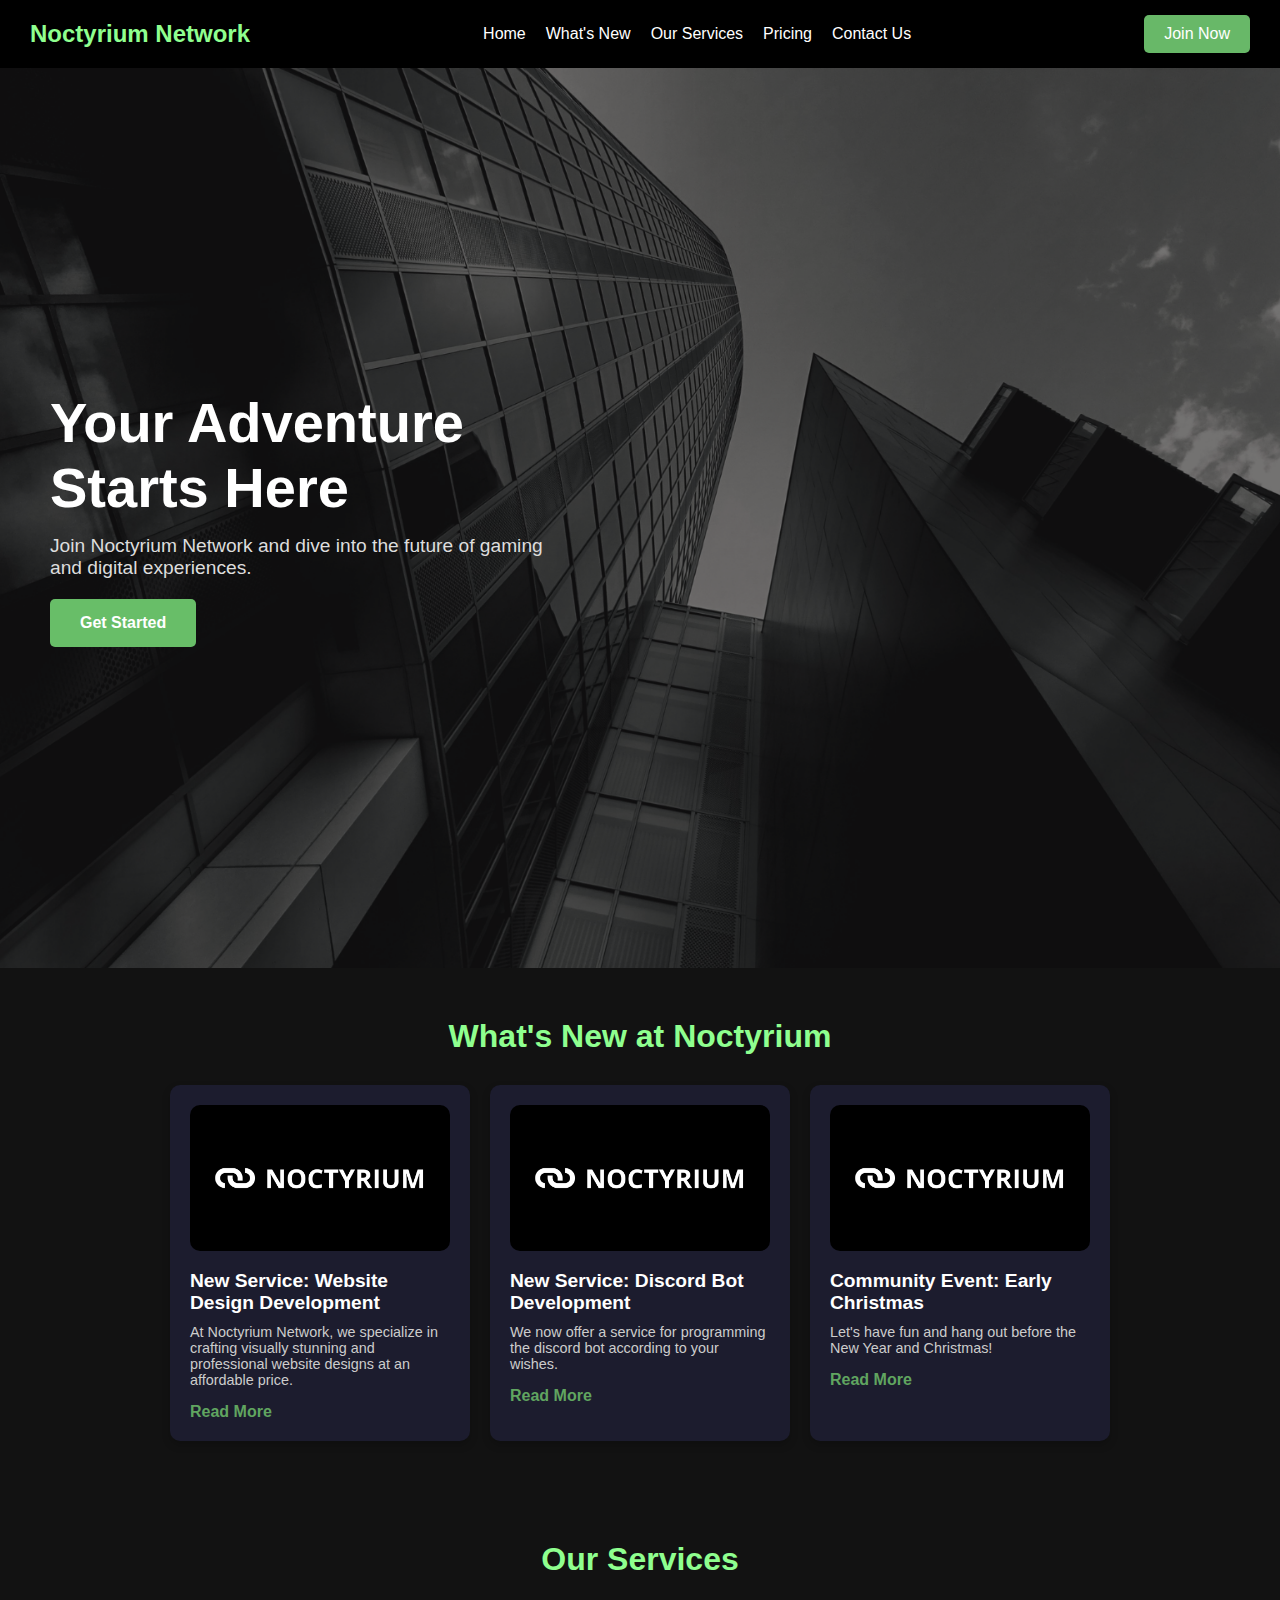
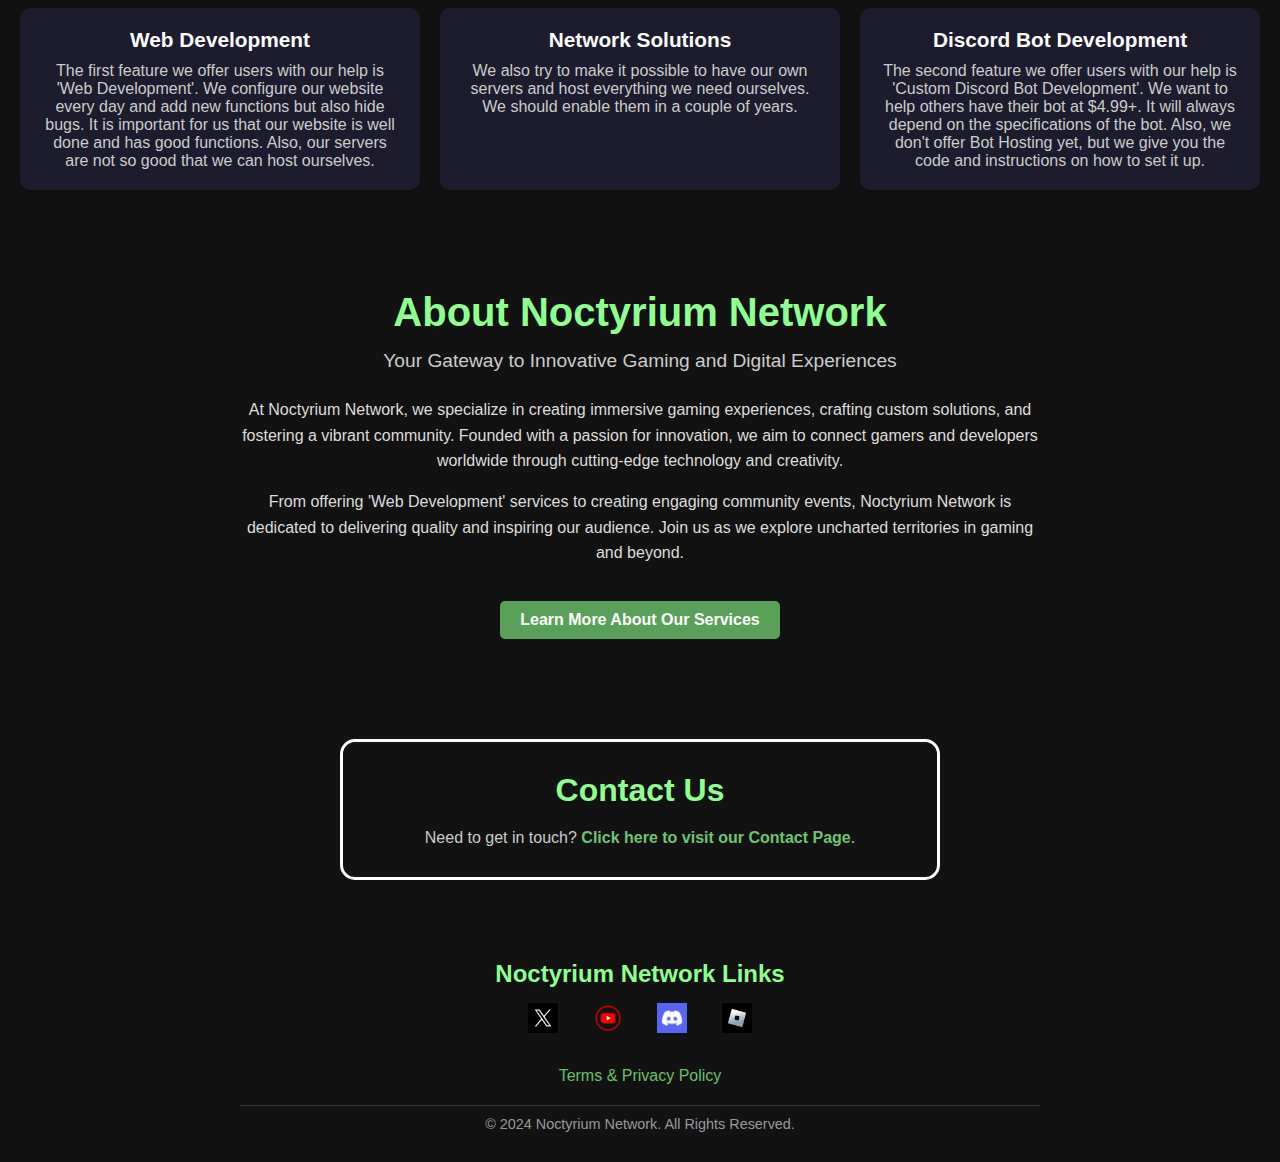
<file: Index.html>
<!DOCTYPE html>
<html lang="en">
<head>
  <meta charset="UTF-8">
  <meta name="viewport" content="width=device-width, initial-scale=1.0">
  <title>Noctyrium Network</title>
  <link rel="stylesheet" href="style.css">
  <link rel="icon" href="Noctyrium.png" type="image/x-icon">
</head>
<body>
    <!-- Navbar Section -->
  <header class="navbar">
    <div class="logo">Noctyrium Network</div>
    <nav class="nav-links">
      <a href="Index.html">Home</a>
      <a href="WhatsNew.html">What's New</a>
      <a href="Services.html">Our Services</a>
      <a href="Pricing.html">Pricing</a>
      <a href="Contact.html">Contact Us</a>
    </nav>
    <a class="cta-button" href="JoinUs.html">Join Now</a>
  </header>
  <!-- Hero Section -->
<section id="hero" class="hero">
  <div class="hero-content">
    <h1>Your Adventure Starts Here</h1>
    <p>Join Noctyrium Network and dive into the future of gaming and digital experiences.</p>
    <a href="GetStarted.html" class="get-started">Get Started</a>
  </div>
</section>
    <!-- What's new section -->
<section id="whats-new" class="whats-new">
  <h2>What's New at Noctyrium</h2>
  <div class="news-container">
    <div class="news-card">
      <img src="Main Banner.png" alt="Update 1">
      <h3>New Service: Website Design Development</h3>
      <p class="news-text">
        At Noctyrium Network, we specialize in crafting visually stunning and professional website designs at an affordable price.
      </p>
      <a href="#" class="read-more" data-content="Whether you need a sleek landing page, a multi-page portfolio, or an eye-catching business site, we deliver high-quality designs tailored to your vision.      ">Read More</a>
    </div>
    <div class="news-card">
      <img src="Main Banner.png" alt="Update 2">
      <h3>New Service: Discord Bot Development</h3>
      <p class="news-text">
        We now offer a service for programming the discord bot according to your wishes.
      </p>
      <a href="#" class="read-more" data-content="We now offer a service for programming the Discord bot according to your wishes, including custom commands, moderation tools, and integration with external APIs.">Read More</a>
    </div>
    <div class="news-card">
      <img src="Main Banner.png" alt="Update 3">
      <h3>Community Event: Early Christmas</h3>
      <p class="news-text">
        Let's have fun and hang out before the New Year and Christmas!
      </p>
      <a href="#" class="read-more" data-content="Let's have fun and hang out before the New Year and Christmas! Expect games, giveaways, and community challenges.">Read More</a>
    </div>
  </div>
</section>
  <!-- Services Section -->
  <section id="services" class="services">
    <h2>Our Services</h2>
    <div class="services-grid">
      <div class="service-item">
        <h3>Web Development</h3>
        <p>The first feature we offer users with our help is 'Web Development'. We configure our website every day and add new functions but also hide bugs. It is important for us that our website is well done and has good functions. Also, our servers are not so good that we can host ourselves.</p>
      </div>
      <div class="service-item">
        <h3>Network Solutions</h3>
        <p>We also try to make it possible to have our own servers and host everything we need ourselves. We should enable them in a couple of years.</p>
      </div>
      <div class="service-item">
        <h3>Discord Bot Development</h3>
        <p>The second feature we offer users with our help is 'Custom Discord Bot Development'. We want to help others have their bot at $4.99+. It will always depend on the specifications of the bot. Also, we don't offer Bot Hosting yet, but we give you the code and instructions on how to set it up.</p>
      </div>
    </div>
  </section>
  <!-- About Us Section -->
<section id="about-us" class="about-us">
  <div class="container">
    <h2>About Noctyrium Network</h2>
    <p class="tagline">Your Gateway to Innovative Gaming and Digital Experiences</p>
    <div class="about-content">
      <p>
        At Noctyrium Network, we specialize in creating immersive gaming experiences, crafting custom solutions, and fostering a vibrant community. Founded with a passion for innovation, we aim to connect gamers and developers worldwide through cutting-edge technology and creativity.
      </p>
      <p>
        From offering 'Web Development' services to creating engaging community events, Noctyrium Network is dedicated to delivering quality and inspiring our audience. Join us as we explore uncharted territories in gaming and beyond.
      </p>
      <a href="Services.html" class="learn-more">Learn More About Our Services</a>
    </div>
  </div>
</section>
  <!-- Contact Us section -->
  <section id="contact-us" class="contact-us">
    <div class="contact-container">
      <h2>Contact Us</h2>
      <p>
        Need to get in touch? <a href="contact.html">Click here to visit our Contact Page</a>.
      </p>
    </div>
  </section>
  
<!-- Footer Section -->
<footer class="footer">
    <div class="footer-content">
      <h3>Noctyrium Network Links</h3>
      <div class="footer-links">
        <a href="https://x.com/NoctyriumNet" target="_blank" aria-label="Twitter">
          <img src="X_logo.jpg" alt="Twitter (X)">
        </a>
        <a href="https://www.youtube.com/@NoctyriumNetwork" target="_blank" aria-label="YouTube">
          <img src="Youtube-removebg-preview.png" alt="YouTube">
        </a>
        <a href="https://discord.gg/z3vYqKDwzQ" target="_blank" aria-label="Discord">
          <img src="discord.jpg" alt="Discord">
        </a>
        <a href="https://www.roblox.com/groups/17276758/Noctyrium#!/about" target="_blank" aria-label="Roblox Group">
          <img src="RBLX.jpg" alt="Roblox Group">
        </a>
      </div>
      <div class="speciallinks">
        <a href="terms.html">Terms & Privacy Policy</a>
      </div>
      <p>&copy; 2024 Noctyrium Network. All Rights Reserved.</p>
    </div>
  </footer>
</body>
<script src="app.js"></script>
</html>
</file>
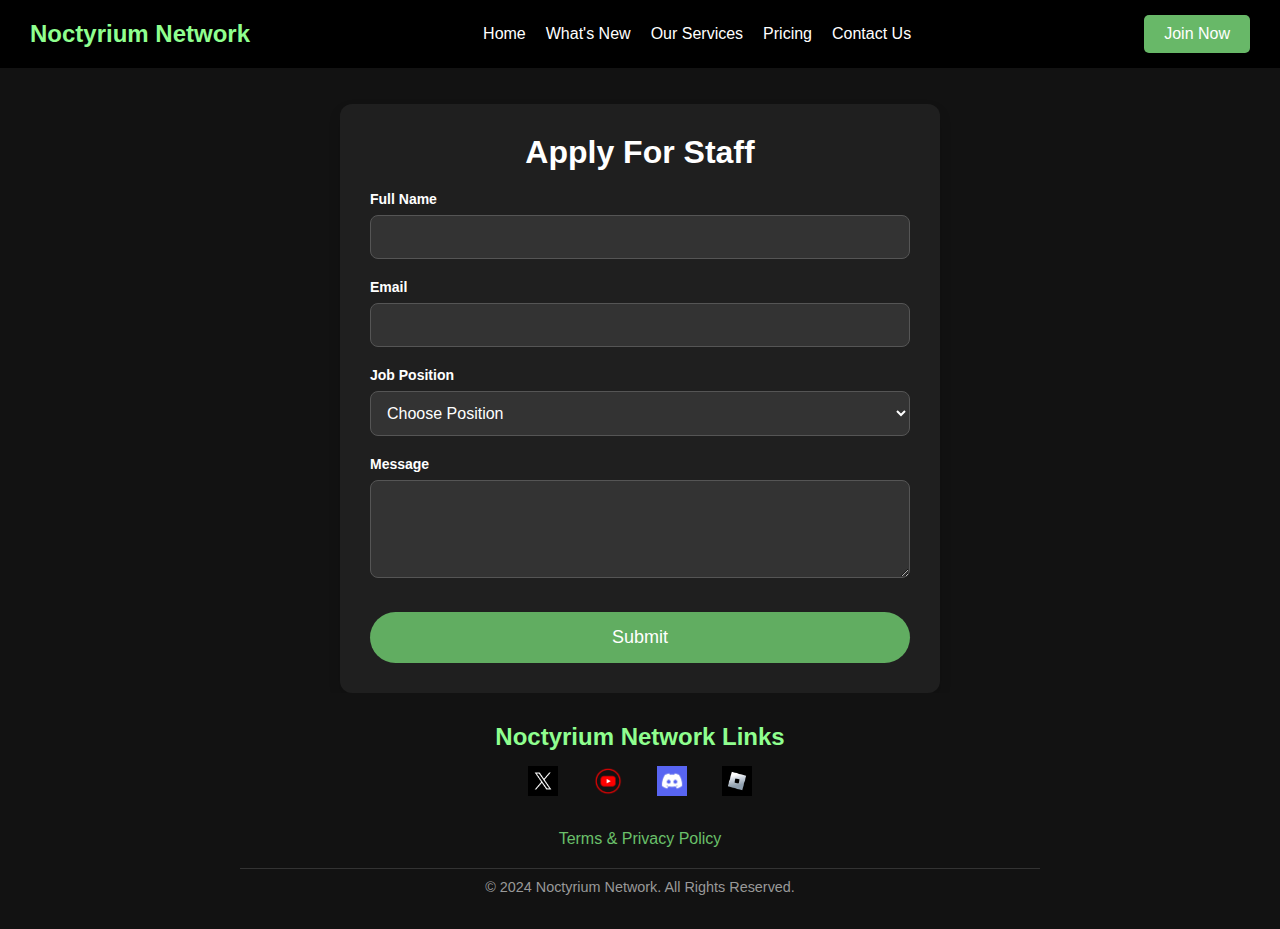
<file: ApplyForStaff.html>
<!DOCTYPE html>
<html lang="en">
<head>
  <meta charset="UTF-8">
  <meta name="viewport" content="width=device-width, initial-scale=1.0">
  <title>Noctyrium Network</title>
  <link rel="stylesheet" href="style.css">
  <link rel="icon" href="Noctyrium.png" type="image/x-icon">
</head>
<body>
    <!-- Navbar Section -->
  <header class="navbar">
    <div class="logo">Noctyrium Network</div>
    <nav class="nav-links">
      <a href="Index.html">Home</a>
      <a href="WhatsNew.html">What's New</a>
      <a href="Services.html">Our Services</a>
      <a href="Pricing.html">Pricing</a>
      <a href="Contact.html">Contact Us</a>
    </nav>
    <a class="cta-button" href="JoinUs.html">Join Now</a>
  </header>
  <br>
  <br>
  <!-- Apply For Staff -->
   <div class="contact-form-container">
    <h1>Apply For Staff</h1>
    <form id="membership-form" action="https://api.web3forms.com/submit" method="POST">
        <input type="hidden" name="access_key" value="8f16a80a-b31f-4d04-9636-7a1665f87ad6">
        <div class="form-group">
            <label for="name">Full Name</label>
            <input type="text" id="name" name="name" required>
        </div>
        <div class="form-group">
           <label for="email">Email</label>
            <input type="email" id="email" name="email" required>
        </div>
        <div class="form-group">
            <label for="message">Job Position</label>
           <select id="message" name="message" required>
                <option value="" disabled selected>Choose Position</option>
                   <option value="Software Engineer">Software Engineer</option>
                    <option value="Software Developer">Software Developer</option>
                    <option value="Game Developer">Game Developer</option>
                    <option value="Discord Bot Developer">Discord Bot Developer</option>
                    <option value="UI/UX Designer">UI/UX Designer</option>
                    <option value="Moderator">Moderator</option>
                </select>
            </div>
            <div class="form-group">
                <label for="message">Message</label>
                <textarea id="message" name="message" rows="4" required></textarea>
            </div>
            <input type="hidden" name="redirect" value="">
            <button type="submit">Submit</button>
        </form>
</div>
  <!-- Footer Section -->
  <footer class="footer">
    <div class="footer-content">
      <h3>Noctyrium Network Links</h3>
      <div class="footer-links">
        <a href="https://x.com/NoctyriumNet" target="_blank" aria-label="Twitter">
          <img src="X_logo.jpg" alt="Twitter (X)">
        </a>
        <a href="https://www.youtube.com/@NoctyriumNetwork" target="_blank" aria-label="YouTube">
          <img src="Youtube-removebg-preview.png" alt="YouTube">
        </a>
        <a href="https://discord.gg/z3vYqKDwzQ" target="_blank" aria-label="Discord">
          <img src="discord.jpg" alt="Discord">
        </a>
        <a href="https://www.roblox.com/groups/17276758/Noctyrium#!/about" target="_blank" aria-label="Roblox Group">
          <img src="RBLX.jpg" alt="Roblox Group">
        </a>
      </div>
      <div class="speciallinks">
        <a href="terms.html">Terms & Privacy Policy</a>
      </div>
      <p>&copy; 2024 Noctyrium Network. All Rights Reserved.</p>
    </div>
  </footer>
</body>
</html>
</file>
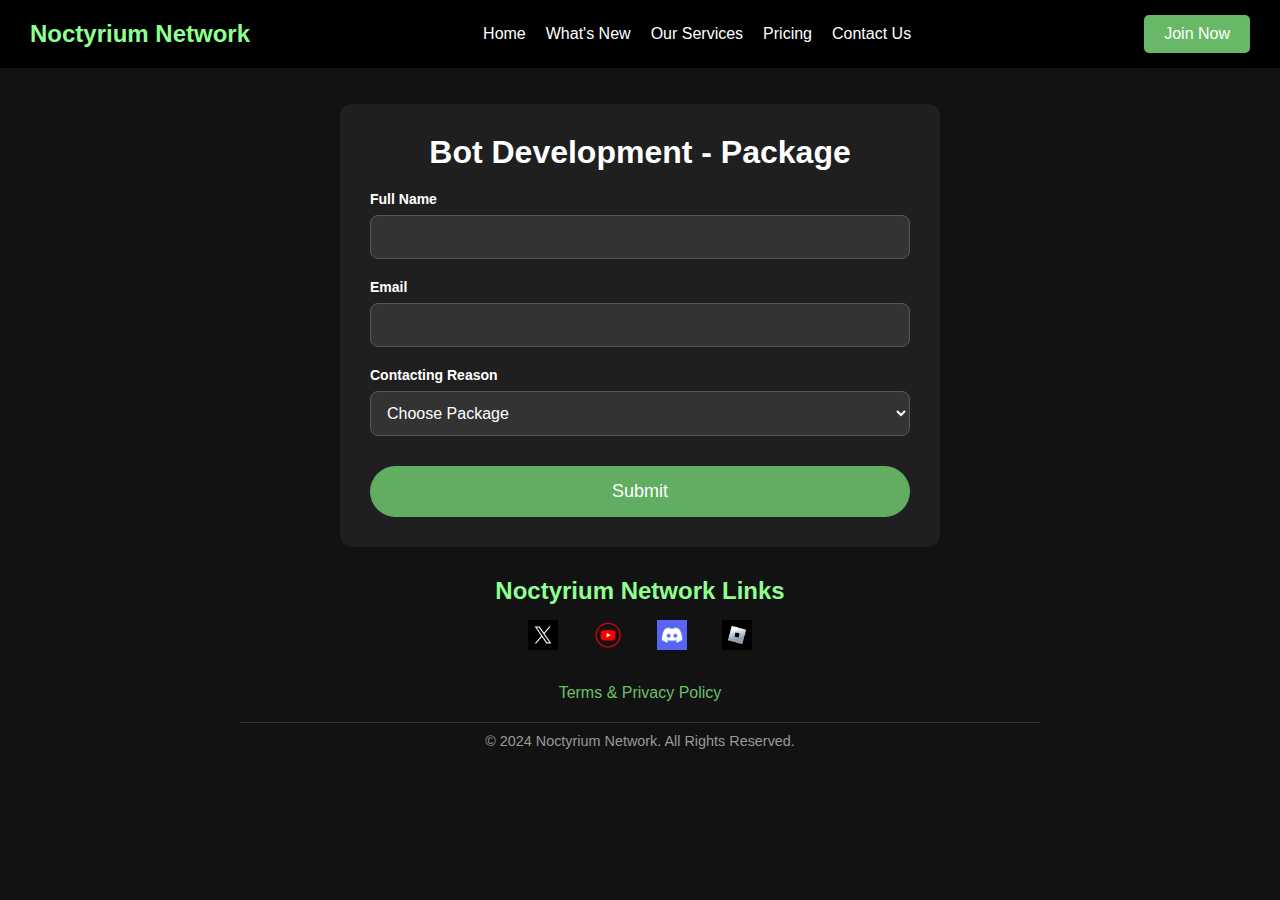
<file: BotPlan.html>
<!DOCTYPE html>
<html lang="en">
<head>
  <meta charset="UTF-8">
  <meta name="viewport" content="width=device-width, initial-scale=1.0">
  <title>Noctyrium Network</title>
  <link rel="stylesheet" href="style.css">
  <link rel="icon" href="Noctyrium.png" type="image/x-icon">
</head>
<body>
    <!-- Navbar Section -->
  <header class="navbar">
    <div class="logo">Noctyrium Network</div>
    <nav class="nav-links">
      <a href="Index.html">Home</a>
      <a href="WhatsNew.html">What's New</a>
      <a href="Services.html">Our Services</a>
      <a href="Pricing.html">Pricing</a>
      <a href="Contact.html">Contact Us</a>
    </nav>
    <a class="cta-button" href="JoinUs.html">Join Now</a>
  </header>
  <br>
  <br>
  <!-- Choose Plan -->
   <!-- Contact Form -->
   <div class="contact-form-container">
    <h1>Bot Development - Package</h1>
    <form id="membership-form" action="https://api.web3forms.com/submit" method="POST">
        <input type="hidden" name="access_key" value="8f16a80a-b31f-4d04-9636-7a1665f87ad6">
        <div class="form-group">
            <label for="name">Full Name</label>
            <input type="text" id="name" name="name" required>
        </div>
        <div class="form-group">
           <label for="email">Email</label>
            <input type="email" id="email" name="email" required>
        </div>
        <div class="form-group">
            <label for="message">Contacting Reason</label>
           <select id="message" name="message" required>
                <option value="" disabled selected>Choose Package</option>
                   <option value="Starter Bot - Free">Starter Bot - Free</option>
                    <option value="Advanced Bot - €4.99">Advanced Bot - €4.99</option>
                    <option value="Ultimate Bot - €19.99">Ultimate Bot - €19.99</option>
                </select>
            </div>
            <input type="hidden" name="redirect" value="">
            <button type="submit">Submit</button>
        </form>
</div>
<footer class="footer">
  <div class="footer-content">
    <h3>Noctyrium Network Links</h3>
    <div class="footer-links">
      <a href="https://x.com/NoctyriumNet" target="_blank" aria-label="Twitter">
        <img src="X_logo.jpg" alt="Twitter (X)">
      </a>
      <a href="https://www.youtube.com/@NoctyriumNetwork" target="_blank" aria-label="YouTube">
        <img src="Youtube-removebg-preview.png" alt="YouTube">
      </a>
      <a href="https://discord.gg/z3vYqKDwzQ" target="_blank" aria-label="Discord">
        <img src="discord.jpg" alt="Discord">
      </a>
      <a href="https://www.roblox.com/groups/17276758/Noctyrium#!/about" target="_blank" aria-label="Roblox Group">
        <img src="RBLX.jpg" alt="Roblox Group">
      </a>
    </div>
    <div class="speciallinks">
      <a href="terms.html">Terms & Privacy Policy</a>
    </div>
    <p>&copy; 2024 Noctyrium Network. All Rights Reserved.</p>
  </div>
</footer>
</body>
<script src="app.js"></script>
</html>
</file>
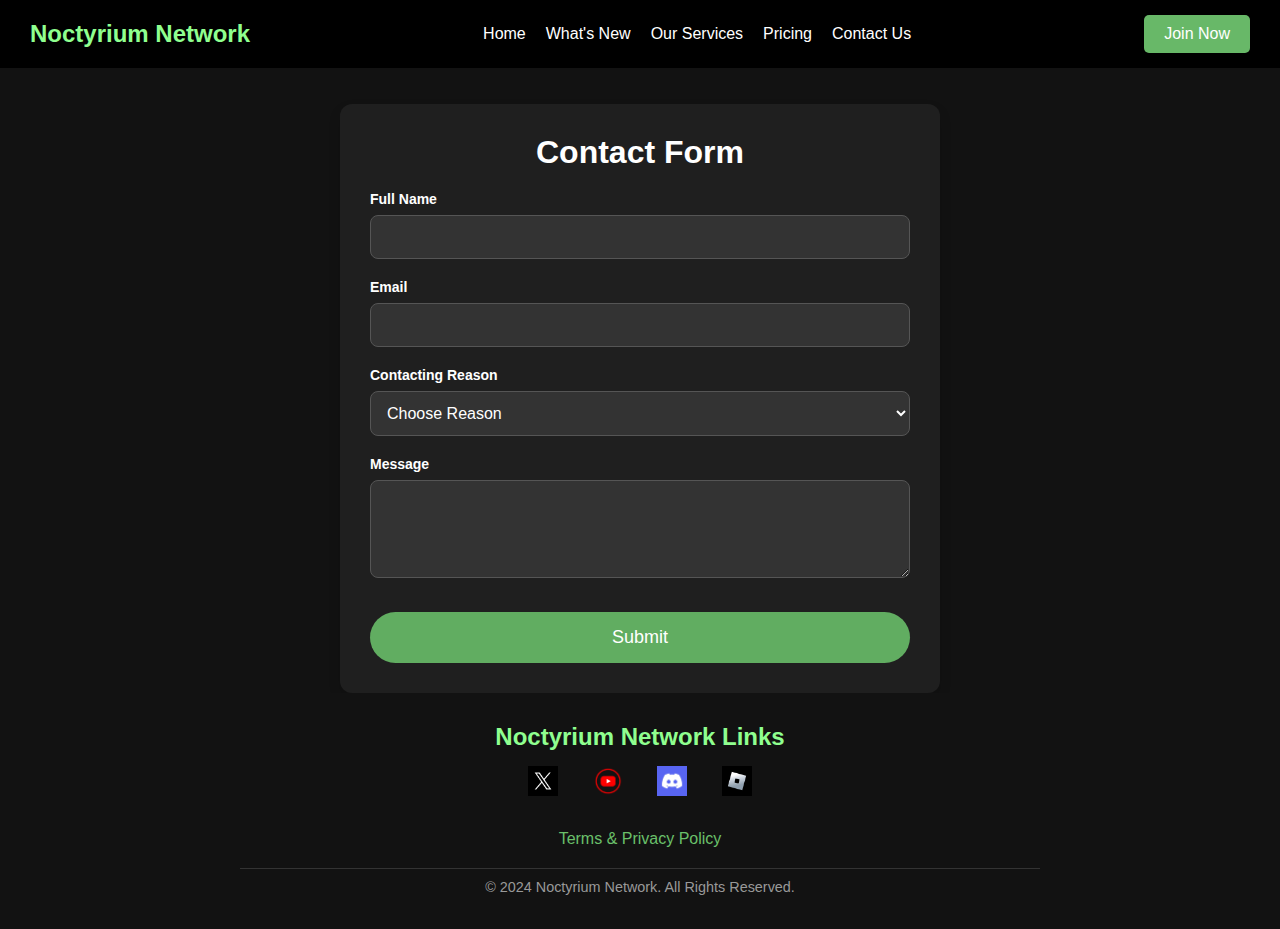
<file: Contact.html>
<!DOCTYPE html>
<html lang="en">
<head>
  <meta charset="UTF-8">
  <meta name="viewport" content="width=device-width, initial-scale=1.0">
  <title>Noctyrium Network</title>
  <link rel="stylesheet" href="style.css">
  <link rel="icon" href="Noctyrium.png" type="image/x-icon">
</head>
<body>
    <!-- Navbar Section -->
  <!-- Navbar Section -->
  <header class="navbar">
    <div class="logo">Noctyrium Network</div>
    <nav class="nav-links">
      <a href="Index.html">Home</a>
      <a href="WhatsNew.html">What's New</a>
      <a href="Services.html">Our Services</a>
      <a href="Pricing.html">Pricing</a>
      <a href="Contact.html">Contact Us</a>
    </nav>
    <a class="cta-button" href="JoinUs.html">Join Now</a>
  </header>
  <br>
  <br>
   <!-- Contact Form -->
   <div class="contact-form-container">
    <h1>Contact Form</h1>
    <form id="membership-form" action="https://api.web3forms.com/submit" method="POST">
        <input type="hidden" name="access_key" value="8f16a80a-b31f-4d04-9636-7a1665f87ad6">
        <div class="form-group">
            <label for="name">Full Name</label>
            <input type="text" id="name" name="name" required>
        </div>
        <div class="form-group">
           <label for="email">Email</label>
            <input type="email" id="email" name="email" required>
        </div>
        <div class="form-group">
            <label for="message">Contacting Reason</label>
           <select id="message" name="message" required>
                <option value="" disabled selected>Choose Reason</option>
                   <option value="General Inquiry">General Inquiry</option>
                    <option value="Technical Support">Technical Support</option>
                    <option value="Partnerships & Collaborations">Partnerships & Collaborations</option>
                    <option value="Feedback & Suggestions">Feedback & Suggestions</option>
                    <option value="Privacy & Data Requests">Privacy & Data Requests</option>
                    <option value="Report a Problem or Bug">Report a Problem or Bug</option>
                </select>
            </div>
            <div class="form-group">
                <label for="message">Message</label>
                <textarea id="message" name="message" rows="4" required></textarea>
            </div>
            <input type="hidden" name="redirect" value="">
            <button type="submit">Submit</button>
        </form>
</div>
  <!-- Footer Section -->
  <footer class="footer">
    <div class="footer-content">
      <h3>Noctyrium Network Links</h3>
      <div class="footer-links">
        <a href="https://x.com/NoctyriumNet" target="_blank" aria-label="Twitter">
          <img src="X_logo.jpg" alt="Twitter (X)">
        </a>
        <a href="https://www.youtube.com/@NoctyriumNetwork" target="_blank" aria-label="YouTube">
          <img src="Youtube-removebg-preview.png" alt="YouTube">
        </a>
        <a href="https://discord.gg/z3vYqKDwzQ" target="_blank" aria-label="Discord">
          <img src="discord.jpg" alt="Discord">
        </a>
        <a href="https://www.roblox.com/groups/17276758/Noctyrium#!/about" target="_blank" aria-label="Roblox Group">
          <img src="RBLX.jpg" alt="Roblox Group">
        </a>
      </div>
      <div class="speciallinks">
        <a href="terms.html">Terms & Privacy Policy</a>
      </div>
      <p>&copy; 2024 Noctyrium Network. All Rights Reserved.</p>
    </div>
  </footer>
</body>
</html>
</file>
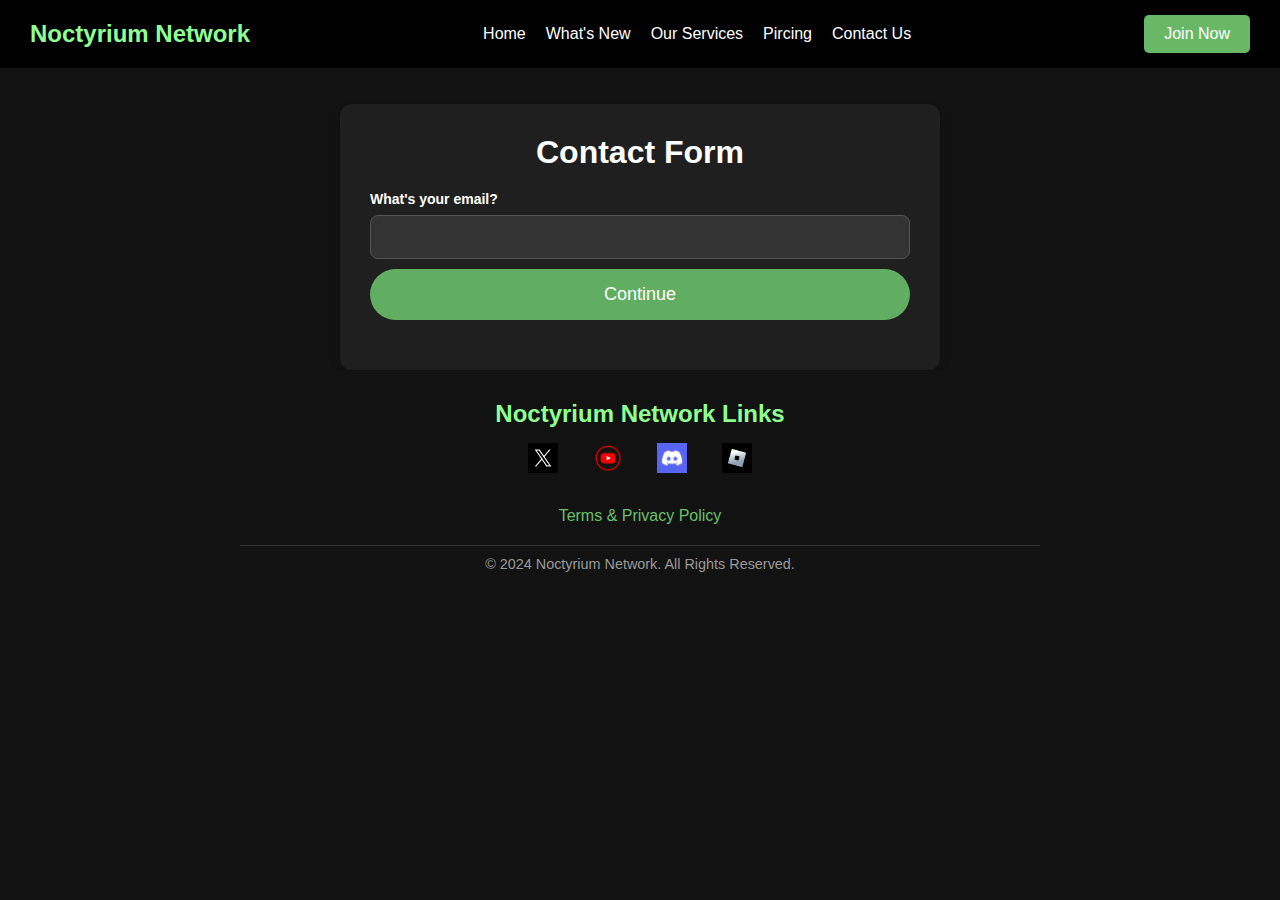
<file: GetStarted.html>
<!DOCTYPE html>
<html lang="en">
<head>
  <meta charset="UTF-8">
  <meta name="viewport" content="width=device-width, initial-scale=1.0">
  <title>Noctyrium Network</title>
  <link rel="stylesheet" href="style.css">
  <link rel="icon" href="Noctyrium.png" type="image/x-icon">
  <style>
    /* Add custom animations */
    .question {
      display: none;
      animation: fadeIn 0.5s ease-out;
    }

    .question.show {
      display: block;
    }

    @keyframes fadeIn {
      from { opacity: 0; }
      to { opacity: 1; }
    }

    /* Optional styling for smoother transition */
    .form-group {
      margin-bottom: 20px;
    }

    /* Style for submit button */
    button[type="submit"] {
      margin-top: 20px;
      background-color: #408140;
      color: white;
      border: none;
      padding: 10px 20px;
      font-size: 16px;
      cursor: pointer;
    }

    button[type="submit"]:hover {
      background-color: #2f4b2f;
    }
  </style>
</head>
<body>
  <!-- Navbar Section -->
  <header class="navbar">
    <div class="logo">Noctyrium Network</div>
    <nav class="nav-links">
      <a href="Index.html">Home</a>
      <a href="WhatsNew.html">What's New</a>
      <a href="Services.html">Our Services</a>
      <a href="Pircing.html">Pircing</a>
      <a href="Contact.html">Contact Us</a>
    </nav>
    <a class="cta-button" href="JoinUs.html">Join Now</a>
  </header>
  <br>
  <br>

  <!-- Contact Form -->
<div class="contact-form-container">
    <h1>Contact Form</h1>
    <form id="membership-form" action="https://api.web3forms.com/submit" method="POST">
      <input type="hidden" name="access_key" value="8f16a80a-b31f-4d04-9636-7a1665f87ad6">
  
      <!-- Question 1: What's your email? -->
      <div class="form-group question show" id="question1">
        <label for="email">What's your email?</label>
        <input type="email" id="email" name="email" required>
        <button type="button" onclick="nextQuestion(1)">Continue</button>
      </div>
  
      <!-- Question 2: What's your name? -->
      <div class="form-group question" id="question2">
        <label for="name">What's your name?</label>
        <input type="text" id="name" name="name" required>
        <button type="button" onclick="nextQuestion(2)">Continue</button>
      </div>
  
      <!-- Question 3: What’s your company name? -->
      <div class="form-group question" id="question3">
        <label for="company-name">What’s your company name? (Optional)</label>
        <input type="text" id="company-name" name="company-name">
        <button type="button" onclick="nextQuestion(3)">Continue</button>
      </div>
  
      <!-- Question 4: What is your company about? -->
      <div class="form-group question" id="question4">
        <label for="company-about">What is your company about?</label>
        <textarea id="company-about" name="company-about" rows="4"></textarea>
        <button type="button" onclick="nextQuestion(4)">Continue</button>
      </div>
  
      <!-- Question 5: What services are you interested in? -->
      <div class="form-group question" id="question5">
        <label for="services">What services are you interested in?</label>
        <select id="services" name="services" required>
          <option value="" disabled selected>Select Services</option>
          <option value="Web Development">Web Development</option>
          <option value="Bot Development">Bot Development</option>
          <option value="Network Solutions">Network Solutions</option>
        </select>
        <button type="button" onclick="nextQuestion(5)">Continue</button>
      </div>
  
      <!-- Question 6: How did you hear about us? -->
      <div class="form-group question" id="question6">
        <label for="hear-about-us">How did you hear about us?</label>
        <select id="hear-about-us" name="hear-about-us" required>
          <option value="" disabled selected>Choose one</option>
          <option value="Social Media">Social Media</option>
          <option value="Referral">Google Search</option>
          <option value="Advertisement">Advertisement</option>
        </select>
        <button type="button" onclick="nextQuestion(6)">Continue</button>
      </div>
  
      <!-- Question 7: What is your main goal for your company/project? -->
      <div class="form-group question" id="question7">
        <label for="main-goal">What is your main goal for your company/project?</label>
        <textarea id="main-goal" name="main-goal" rows="4"></textarea>
        <button type="button" onclick="nextQuestion(7)">Continue</button>
      </div>
  
      <!-- Question 8: What's your preferred method of contact? -->
      <div class="form-group question" id="question8">
        <label for="contact-method">What’s your preferred method of contact?</label>
        <label><input type="radio" name="contact-method" value="Email" required> Email</label>
        <label><input type="radio" name="contact-method" value="Discord Community"> Discord Community</label>
        <button type="button" onclick="nextQuestion(8)">Continue</button>
      </div>
  
      <!-- Question 9: How soon are you looking to get started? -->
      <div class="form-group question" id="question9">
        <label for="get-started">How soon are you looking to get started?</label>
        <label><input type="radio" name="get-started" value="Immediately" required> Immediately</label>
        <label><input type="radio" name="get-started" value="In a week"> In a week</label>
        <label><input type="radio" name="get-started" value="In a month"> In a month</label>
        <label><input type="radio" name="get-started" value="Just exploring"> Just exploring</label>
        <button type="button" onclick="nextQuestion(9)">Continue</button>
      </div>
  
      <!-- Question 10: Do you have any additional notes or questions? -->
      <div class="form-group question" id="question10">
        <label for="additional-notes">Do you have any additional notes or questions?</label>
        <textarea id="additional-notes" name="additional-notes" rows="4"></textarea>
        <button type="submit">Submit</button>
      </div>
    </form>
  </div>
  

  <footer class="footer">
    <div class="footer-content">
      <h3>Noctyrium Network Links</h3>
      <div class="footer-links">
        <a href="https://x.com/NoctyriumNet" target="_blank" aria-label="Twitter">
          <img src="X_logo.jpg" alt="Twitter (X)">
        </a>
        <a href="https://www.youtube.com/@NoctyriumNetwork" target="_blank" aria-label="YouTube">
          <img src="Youtube-removebg-preview.png" alt="YouTube">
        </a>
        <a href="https://discord.gg/z3vYqKDwzQ" target="_blank" aria-label="Discord">
          <img src="discord.jpg" alt="Discord">
        </a>
        <a href="https://www.roblox.com/groups/17276758/Noctyrium#!/about" target="_blank" aria-label="Roblox Group">
          <img src="RBLX.jpg" alt="Roblox Group">
        </a>
      </div>
      <div class="speciallinks">
        <a href="terms.html">Terms & Privacy Policy</a>
      </div>
      <p>&copy; 2024 Noctyrium Network. All Rights Reserved.</p>
    </div>
  </footer>
</body>
<script src="getStarted.js"></script>
</html>
</file>
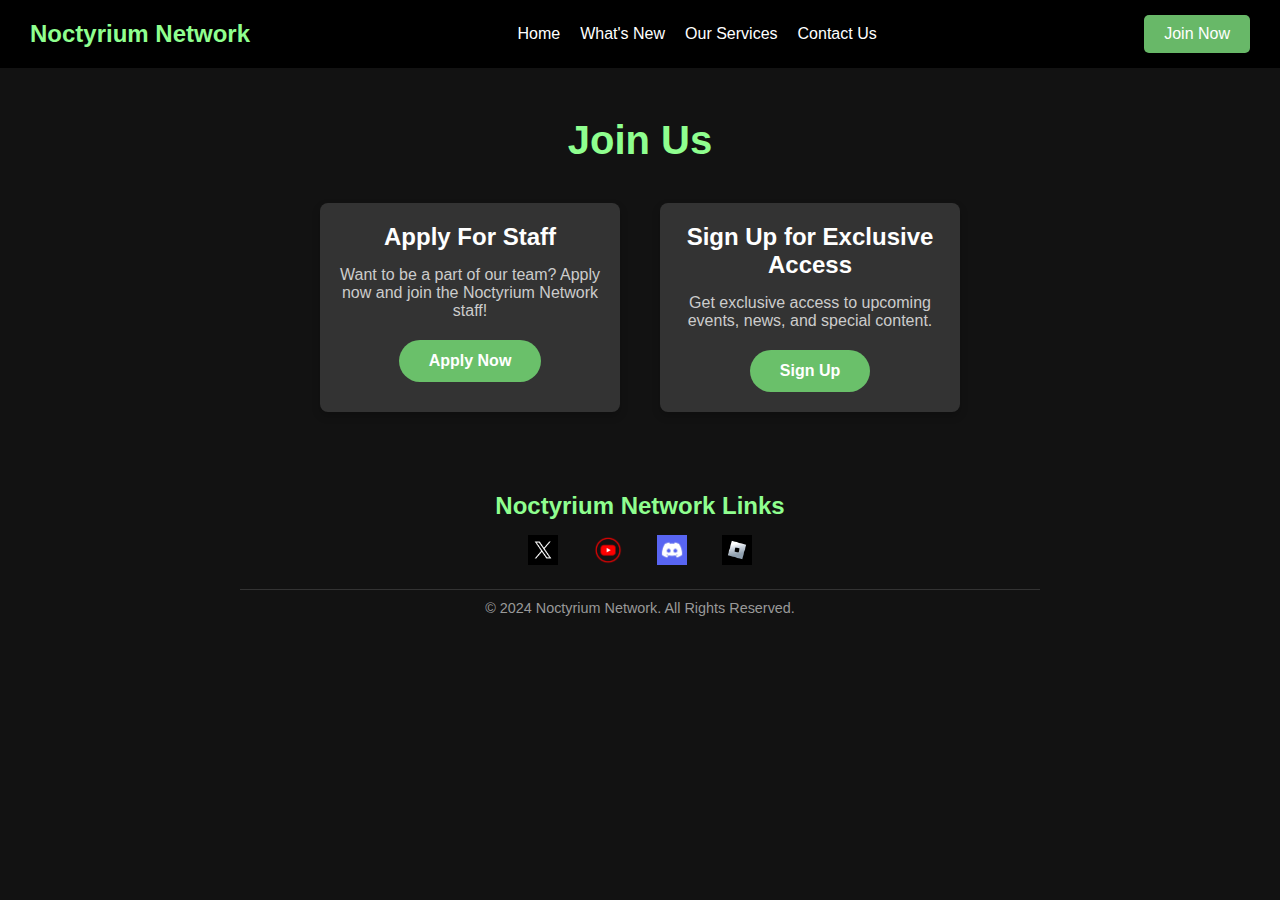
<file: JoinUs.html>
<!DOCTYPE html>
<html lang="en">
<head>
  <meta charset="UTF-8">
  <meta name="viewport" content="width=device-width, initial-scale=1.0">
  <title>Noctyrium Network</title>
  <link rel="stylesheet" href="style.css">
  <link rel="icon" href="NoctyriumNet.jpg" type="image/x-icon">
</head>
<body>
    <!-- Navbar Section -->
  <header class="navbar">
    <div class="logo">Noctyrium Network</div>
    <nav class="nav-links">
      <a href="Index.html">Home</a>
      <a href="WhatsNew.html">What's New</a>
      <a href="Services.html">Our Services</a>
      <a href="Contact.html">Contact Us</a>
    </nav>
    <a class="cta-button" href="JoinUs.html">Join Now</a>
  </header>
<!-- Join Us Section -->
<section id="join-us" class="join-us">
    <h2>Join Us</h2>
    <div class="join-options">
        <!-- Apply For Staff -->
        <div class="join-option">
            <h3>Apply For Staff</h3>
            <p>Want to be a part of our team? Apply now and join the Noctyrium Network staff!</p>
            <a href="ApplyForStaff.html" class="join-button">Apply Now</a>
        </div>

        <!-- Sign Up for Exclusive Access -->
        <div class="join-option">
            <h3>Sign Up for Exclusive Access</h3>
            <p>Get exclusive access to upcoming events, news, and special content.</p>
            <a href="SignUpMembership.html" class="join-button">Sign Up</a>
        </div>
    </div>
</section>
<!-- Footer Section -->
<footer class="footer">
    <div class="footer-content">
      <h3>Noctyrium Network Links</h3>
      <div class="footer-links">
        <a href="https://x.com/NoctyriumNet" target="_blank" aria-label="Twitter">
          <img src="X_logo.jpg" alt="Twitter (X)">
        </a>
        <a href="https://www.youtube.com/@NoctyriumNetwork" target="_blank" aria-label="YouTube">
          <img src="Youtube-removebg-preview.png" alt="YouTube">
        </a>
        <a href="https://discord.gg/z3vYqKDwzQ" target="_blank" aria-label="Discord">
          <img src="discord.jpg" alt="Discord">
        </a>
        <a href="https://www.roblox.com/groups/17276758/Noctyrium#!/about" target="_blank" aria-label="Roblox Group">
          <img src="RBLX.jpg" alt="Roblox Group">
        </a>
      </div>
      <p>&copy; 2024 Noctyrium Network. All Rights Reserved.</p>
    </div>
  </footer>
</body>
</html>
</file>
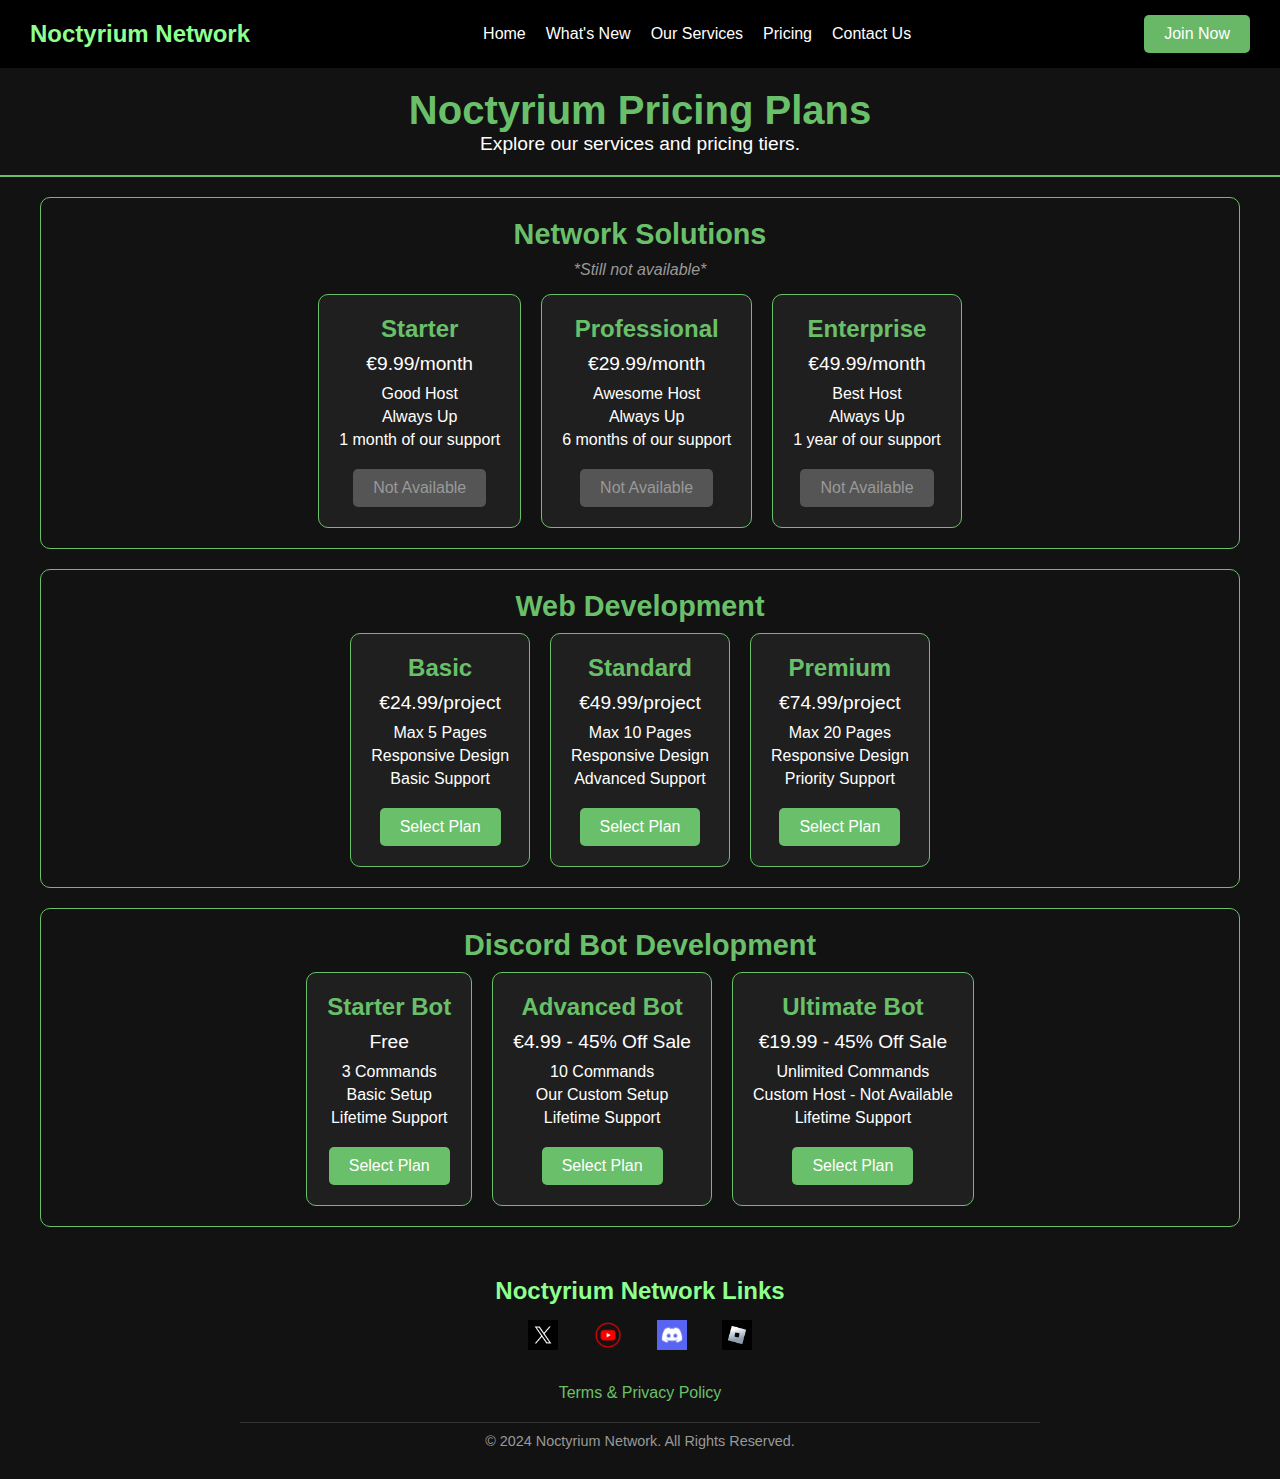
<file: Pricing.html>
<!DOCTYPE html>
<html lang="en">
<head>
  <meta charset="UTF-8">
  <meta name="viewport" content="width=device-width, initial-scale=1.0">
  <title>Noctyrium Network</title>
  <link rel="stylesheet" href="style.css">
  <link rel="icon" href="Noctyrium.png" type="image/x-icon">
</head>
<body>
    <!-- Navbar Section -->
  <header class="navbar">
    <div class="logo">Noctyrium Network</div>
    <nav class="nav-links">
      <a href="Index.html">Home</a>
      <a href="WhatsNew.html">What's New</a>
      <a href="Services.html">Our Services</a>
      <a href="Pricing.html">Pricing</a>
      <a href="Contact.html">Contact Us</a>
    </nav>
    <a class="cta-button" href="JoinUs.html">Join Now</a>
  </header>
  <!-- Price -->
    <header class="header">
      <h1>Noctyrium Pricing Plans</h1>
      <p>Explore our services and pricing tiers.</p>
    </header>
  
    <main>
      <!-- Network Solutions Section -->
      <section class="pricing-category">
        <h2>Network Solutions</h2>
        <p class="availability">*Still not available*</p>
        <div class="pricing">
          <div class="plan">
            <h3>Starter</h3>
            <p class="price">€9.99/month</p>
            <ul>
              <li>Good Host</li>
              <li>Always Up</li>
              <li>1 month of our support</li>
            </ul>
            <a href="Pricing.html" class="btn disabled">Not Available</a>
          </div>
          <div class="plan">
            <h3>Professional</h3>
            <p class="price">€29.99/month</p>
            <ul>
              <li>Awesome Host</li>
              <li>Always Up</li>
              <li>6 months of our support</li>
            </ul>
            <a href="Pricing.html" class="btn disabled">Not Available</a>
          </div>
          <div class="plan">
            <h3>Enterprise</h3>
            <p class="price">€49.99/month</p>
            <ul>
              <li>Best Host</li>
              <li>Always Up</li>
              <li>1 year of our support</li>
            </ul>
            <a href="Pricing.html" class="btn disabled">Not Available</a>
          </div>
        </div>
      </section>
  
      <!-- Web Development Section -->
      <section class="pricing-category">
        <h2>Web Development</h2>
        <div class="pricing">
          <div class="plan">
            <h3>Basic</h3>
            <p class="price">€24.99/project</p>
            <ul>
              <li>Max 5 Pages</li>
              <li>Responsive Design</li>
              <li>Basic Support</li>
            </ul>
            <a href="WebsitePlan.html" class="btn">Select Plan</a>
          </div>
          <div class="plan">
            <h3>Standard</h3>
            <p class="price">€49.99/project</p>
            <ul>
              <li>Max 10 Pages</li>
              <li>Responsive Design</li>
              <li>Advanced Support</li>
            </ul>
            <a href="WebsitePlan.html" class="btn">Select Plan</a>
          </div>
          <div class="plan">
            <h3>Premium</h3>
            <p class="price">€74.99/project</p>
            <ul>
              <li>Max 20 Pages</li>
              <li>Responsive Design</li>
              <li>Priority Support</li>
            </ul>
            <a href="WebsitePlan.html" class="btn">Select Plan</a>
          </div>
        </div>
      </section>
  
      <!-- Discord Bot Development Section -->
      <section class="pricing-category">
        <h2>Discord Bot Development</h2>
        <div class="pricing">
          <div class="plan">
            <h3>Starter Bot</h3>
            <p class="price">Free</p>
            <ul>
              <li>3 Commands</li>
              <li>Basic Setup</li>
              <li>Lifetime Support</li>
            </ul>
            <a href="BotPlan.html" class="btn">Select Plan</a>
          </div>
          <div class="plan">
            <h3>Advanced Bot</h3>
            <p class="price">€4.99 - 45% Off Sale</p>
            <ul>
              <li>10 Commands</li>
              <li>Our Custom Setup</li>
              <li>Lifetime Support</li>
            </ul>
            <a href="BotPlan.html" class="btn">Select Plan</a>
          </div>
          <div class="plan">
            <h3>Ultimate Bot</h3>
            <p class="price">€19.99 - 45% Off Sale</p>
            <ul>
              <li>Unlimited Commands</li>
              <li>Custom Host - Not Available</li>
              <li>Lifetime Support</li>
            </ul>
            <a href="BotPlan.html" class="btn">Select Plan</a>
          </div>
        </div>
      </section>
    </main>
  <style>
    /* General Styling */
body {
  background-color: #121212;
  color: white;
  font-family: Arial, sans-serif;
  margin: 0;
  padding: 0;
}

header.header {
  text-align: center;
  padding: 20px;
  border-bottom: 2px solid #6ac06a;
}

header.header h1 {
  color: #6ac06a;
  font-size: 2.5rem;
}

header.header p {
  color: #ffffff;
  font-size: 1.2rem;
}

/* Pricing Category Section */
.pricing-category {
  padding: 20px;
  margin: 20px auto;
  max-width: 1200px;
  border: 1px solid #6ac06a;
  border-radius: 10px;
}

.pricing-category h2 {
  color: #6ac06a;
  font-size: 1.8rem;
  margin-bottom: 10px;
  text-align: center; /* Center the label */
}


.pricing-category .availability {
  font-style: italic;
  color: #999999;
  margin-bottom: 15px;
  text-align: center;
}

/* Pricing Cards */
.pricing {
  display: flex;
  flex-wrap: wrap;
  gap: 20px;
  justify-content: center;
}

.plan {
  background-color: #1f1f1f;
  border: 1px solid #6ac06a;
  border-radius: 10px;
  padding: 20px;
  max-width: 300px;
  text-align: center;
}

.plan h3 {
  color: #6ac06a;
  font-size: 1.5rem;
}

.plan .price {
  color: white;
  font-size: 1.2rem;
  margin: 10px 0;
}

.plan ul {
  list-style: none;
  padding: 0;
}

.plan ul li {
  margin: 5px 0;
  color: white;
}

.plan .btn {
  display: inline-block;
  margin-top: 15px;
  padding: 10px 20px;
  font-size: 1rem;
  color: white;
  background-color: #6ac06a;
  border: none;
  border-radius: 5px;
  text-decoration: none;
  transition: background-color 0.3s ease;
}

.plan .btn:hover {
  background-color: #3e773e;
}

.plan .btn.disabled {
  background-color: #555555;
  cursor: not-allowed;
  color: #999999;
}

  </style>
  
  <!-- Footer Section -->
  <footer class="footer">
    <div class="footer-content">
      <h3>Noctyrium Network Links</h3>
      <div class="footer-links">
        <a href="https://x.com/NoctyriumNet" target="_blank" aria-label="Twitter">
          <img src="X_logo.jpg" alt="Twitter (X)">
        </a>
        <a href="https://www.youtube.com/@NoctyriumNetwork" target="_blank" aria-label="YouTube">
          <img src="Youtube-removebg-preview.png" alt="YouTube">
        </a>
        <a href="https://discord.gg/z3vYqKDwzQ" target="_blank" aria-label="Discord">
          <img src="discord.jpg" alt="Discord">
        </a>
        <a href="https://www.roblox.com/groups/17276758/Noctyrium#!/about" target="_blank" aria-label="Roblox Group">
          <img src="RBLX.jpg" alt="Roblox Group">
        </a>
      </div>
      <div class="speciallinks">
        <a href="terms.html">Terms & Privacy Policy</a>
      </div>
      <p>&copy; 2024 Noctyrium Network. All Rights Reserved.</p>
    </div>
  </footer>
</body>
<script src="app.js"></script>
</html>
</file>
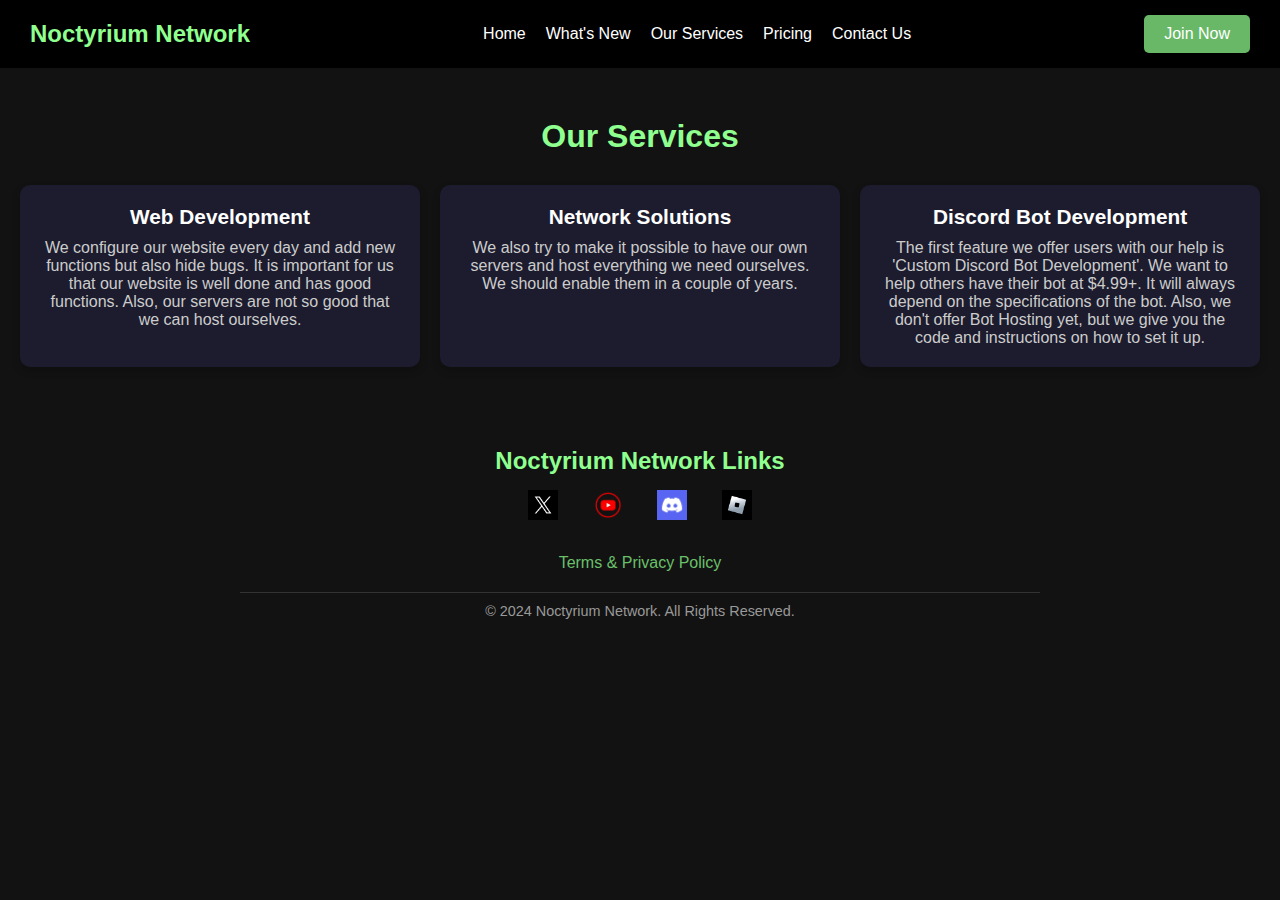
<file: Services.html>
<!DOCTYPE html>
<html lang="en">
<head>
  <meta charset="UTF-8">
  <meta name="viewport" content="width=device-width, initial-scale=1.0">
  <title>Noctyrium Network</title>
  <link rel="stylesheet" href="style.css">
  <link rel="icon" href="Noctyrium.png" type="image/x-icon">
</head>
<body>
    <!-- Navbar Section -->
  <header class="navbar">
    <div class="logo">Noctyrium Network</div>
    <nav class="nav-links">
      <a href="Index.html">Home</a>
      <a href="WhatsNew.html">What's New</a>
      <a href="Services.html">Our Services</a>
      <a href="Pricing.html">Pricing</a>
      <a href="Contact.html">Contact Us</a>
    </nav>
    <a class="cta-button" href="JoinUs.html">Join Now</a>
  </header>
  <!-- Services Section -->
  <section id="services" class="services">
    <h2>Our Services</h2>
    <div class="services-grid">
      <div class="service-item">
        <h3>Web Development</h3>
        <p>We configure our website every day and add new functions but also hide bugs. It is important for us that our website is well done and has good functions. Also, our servers are not so good that we can host ourselves.</p>
      </div>
      <div class="service-item">
        <h3>Network Solutions</h3>
        <p>We also try to make it possible to have our own servers and host everything we need ourselves. We should enable them in a couple of years.</p>
      </div>
      <div class="service-item">
        <h3>Discord Bot Development</h3>
        <p>The first feature we offer users with our help is 'Custom Discord Bot Development'. We want to help others have their bot at $4.99+. It will always depend on the specifications of the bot. Also, we don't offer Bot Hosting yet, but we give you the code and instructions on how to set it up.</p>
      </div>
    </div>
  </section>
  <!-- Footer Section -->
  <footer class="footer">
    <div class="footer-content">
      <h3>Noctyrium Network Links</h3>
      <div class="footer-links">
        <a href="https://x.com/NoctyriumNet" target="_blank" aria-label="Twitter">
          <img src="X_logo.jpg" alt="Twitter (X)">
        </a>
        <a href="https://www.youtube.com/@NoctyriumNetwork" target="_blank" aria-label="YouTube">
          <img src="Youtube-removebg-preview.png" alt="YouTube">
        </a>
        <a href="https://discord.gg/z3vYqKDwzQ" target="_blank" aria-label="Discord">
          <img src="discord.jpg" alt="Discord">
        </a>
        <a href="https://www.roblox.com/groups/17276758/Noctyrium#!/about" target="_blank" aria-label="Roblox Group">
          <img src="RBLX.jpg" alt="Roblox Group">
        </a>
      </div>
      <div class="speciallinks">
        <a href="terms.html">Terms & Privacy Policy</a>
      </div>
      <p>&copy; 2024 Noctyrium Network. All Rights Reserved.</p>
    </div>
  </footer>
  
</body>
</html>
</file>
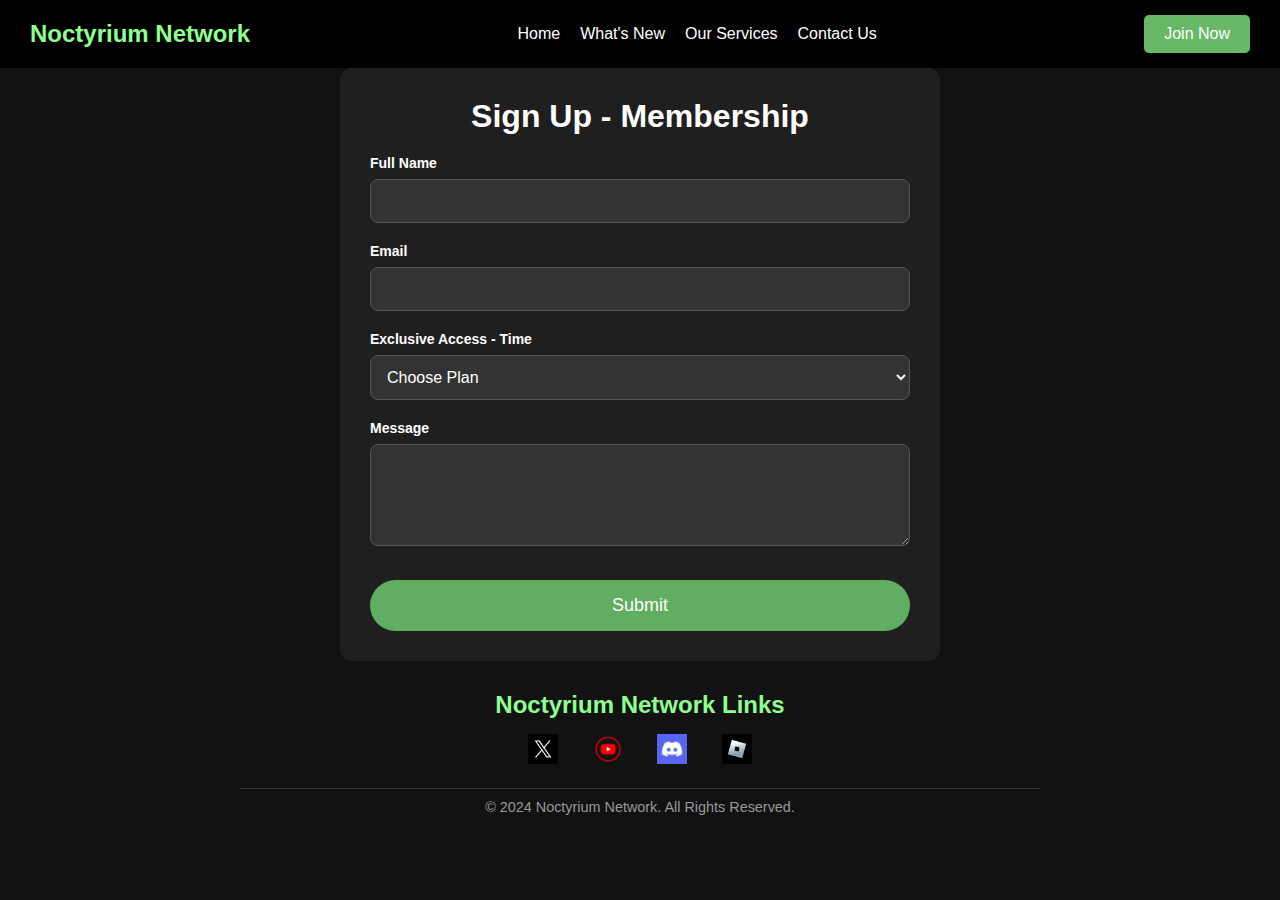
<file: SignUpMembership.html>
<!DOCTYPE html>
<html lang="en">
<head>
  <meta charset="UTF-8">
  <meta name="viewport" content="width=device-width, initial-scale=1.0">
  <title>Noctyrium Network</title>
  <link rel="stylesheet" href="style.css">
  <link rel="icon" href="NoctyriumNet.jpg" type="image/x-icon">
</head>
<body>
    <!-- Navbar Section -->
  <header class="navbar">
    <div class="logo">Noctyrium Network</div>
    <nav class="nav-links">
      <a href="Index.html">Home</a>
      <a href="WhatsNew.html">What's New</a>
      <a href="Services.html">Our Services</a>
      <a href="Contact.html">Contact Us</a>
    </nav>
    <a class="cta-button" href="JoinUs.html">Join Now</a>
  </header>
  <!-- Sign Up -->
  <div class="contact-form-container">
    <h1>Sign Up - Membership</h1>
    <form id="membership-form" action="https://api.web3forms.com/submit" method="POST">
        <input type="hidden" name="access_key" value="8f16a80a-b31f-4d04-9636-7a1665f87ad6">
        <div class="form-group">
            <label for="name">Full Name</label>
            <input type="text" id="name" name="name" required>
        </div>
        <div class="form-group">
           <label for="email">Email</label>
            <input type="email" id="email" name="email" required>
        </div>
        <div class="form-group">
            <label for="message">Exclusive Access - Time</label>
           <select id="message" name="message" required>
                <option value="" disabled selected>Choose Plan</option>
                   <option value="Per Month - $4.99">Per Month - $4.99 - Popular</option>
                    <option value="Per year - $49.99">Per year - $49.99</option>
                </select>
            </div>
            <div class="form-group">
                <label for="message">Message</label>
                <textarea id="message" name="message" rows="4" required></textarea>
            </div>
            <input type="hidden" name="redirect" value="">
            <button type="submit">Submit</button>
        </form>
</div>
  <!-- Footer Section -->
<footer class="footer">
    <div class="footer-content">
      <h3>Noctyrium Network Links</h3>
      <div class="footer-links">
        <a href="https://x.com/NoctyriumNet" target="_blank" aria-label="Twitter">
          <img src="X_logo.jpg" alt="Twitter (X)">
        </a>
        <a href="https://www.youtube.com/@NoctyriumNetwork" target="_blank" aria-label="YouTube">
          <img src="Youtube-removebg-preview.png" alt="YouTube">
        </a>
        <a href="https://discord.gg/z3vYqKDwzQ" target="_blank" aria-label="Discord">
          <img src="discord.jpg" alt="Discord">
        </a>
        <a href="https://www.roblox.com/groups/17276758/Noctyrium#!/about" target="_blank" aria-label="Roblox Group">
          <img src="RBLX.jpg" alt="Roblox Group">
        </a>
      </div>
      <p>&copy; 2024 Noctyrium Network. All Rights Reserved.</p>
    </div>
  </footer>
</body>
</html>
</file>
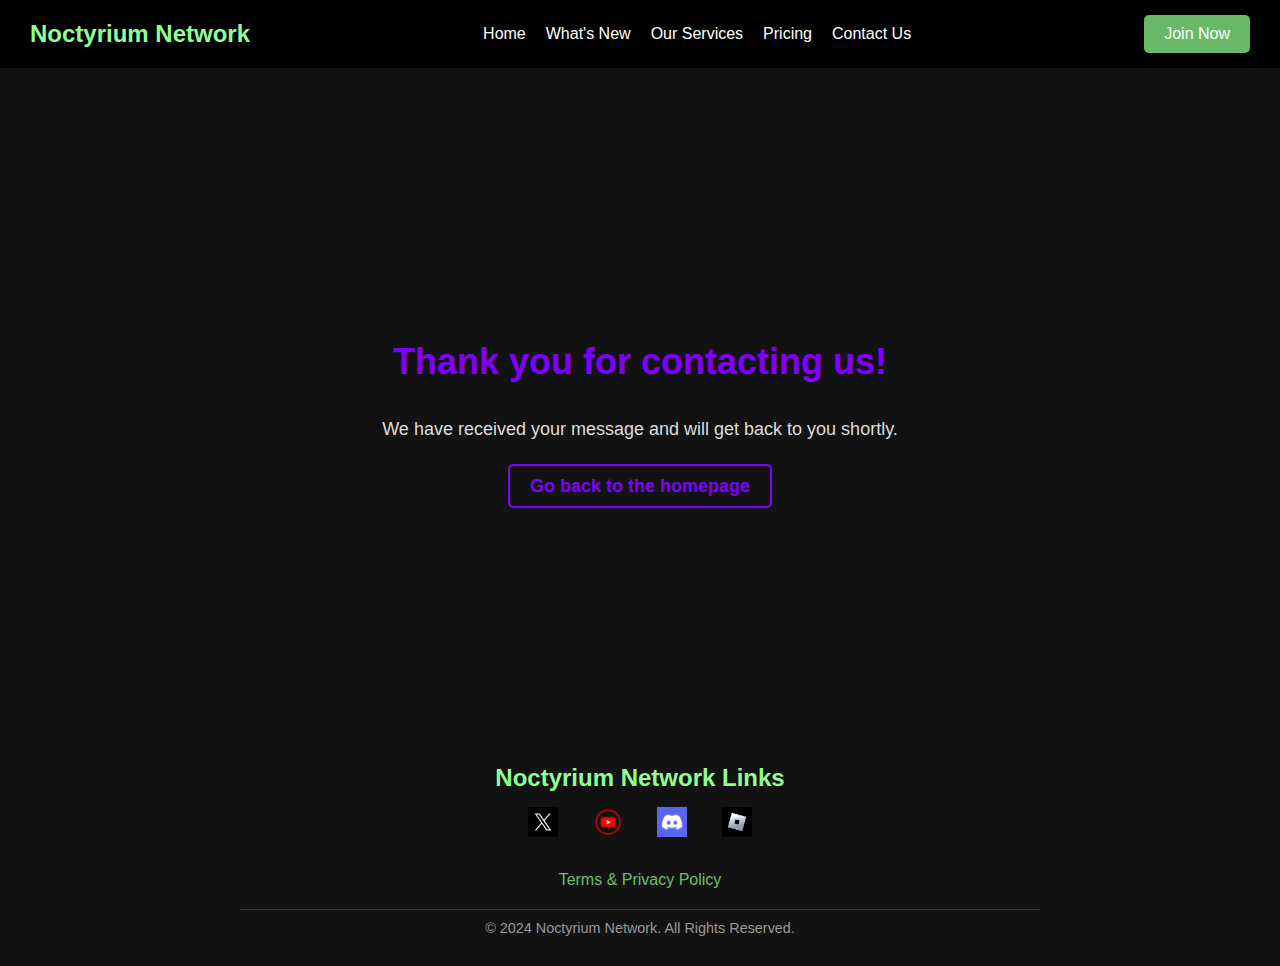
<file: success.html>
<!DOCTYPE html>
<html lang="en">
<head>
  <meta charset="UTF-8">
  <meta name="viewport" content="width=device-width, initial-scale=1.0">
  <title>Success - Noctyrium Network</title>
  <link rel="stylesheet" href="style.css">
  <link rel="icon" href="Noctyrium.png" type="image/x-icon">
  <style>
        body, html {
  height: 100%;
  margin: 0;
}

.success-container {
  display: flex;
  flex-direction: column;
  justify-content: center;
  align-items: center;
  text-align: center;
  padding: 50px;
  background-color: #121212; /* Dark background */
  color: #ffffff; /* White text */
  height: 70%; /* Full screen height */
}

.success-container h1 {
  color: #8000ff; /* Purple heading */
  font-size: 36px;
}

.success-container p {
  font-size: 18px;
  color: #ddd; /* Lighter text for contrast */
}

.success-container a {
  color: #8000ff; /* Purple link */
  text-decoration: none;
  font-size: 18px;
  font-weight: bold;
  border: 2px solid #8000ff; /* Purple border */
  padding: 10px 20px;
  border-radius: 5px;
  transition: background-color 0.3s ease;
}

.success-container a:hover {
  background-color: #8000ff; /* Purple background on hover */
  color: #fff; /* White text on hover */
}


  </style>
</head>
<body>
<!-- Navbar Section -->
<header class="navbar">
  <div class="logo">Noctyrium Network</div>
  <nav class="nav-links">
    <a href="Index.html">Home</a>
    <a href="WhatsNew.html">What's New</a>
    <a href="Services.html">Our Services</a>
    <a href="Pricing.html">Pricing</a>
    <a href="Contact.html">Contact Us</a>
  </nav>
  <a class="cta-button" href="JoinUs.html">Join Now</a>
</header>
  <br>
  <br>
  <!-- Success Message -->
  <div class="success-container">
    <h1>Thank you for contacting us!</h1>
    <br>
    <br>
    <p>We have received your message and will get back to you shortly.</p>
    <br>
    <br>
    <p><a href="Index.html">Go back to the homepage</a></p>
  </div>
<!-- Footer Section -->
<footer class="footer">
  <div class="footer-content">
    <h3>Noctyrium Network Links</h3>
    <div class="footer-links">
      <a href="https://x.com/NoctyriumNet" target="_blank" aria-label="Twitter">
        <img src="X_logo.jpg" alt="Twitter (X)">
      </a>
      <a href="https://www.youtube.com/@NoctyriumNetwork" target="_blank" aria-label="YouTube">
        <img src="Youtube-removebg-preview.png" alt="YouTube">
      </a>
      <a href="https://discord.gg/z3vYqKDwzQ" target="_blank" aria-label="Discord">
        <img src="discord.jpg" alt="Discord">
      </a>
      <a href="https://www.roblox.com/groups/17276758/Noctyrium#!/about" target="_blank" aria-label="Roblox Group">
        <img src="RBLX.jpg" alt="Roblox Group">
      </a>
    </div>
    <div class="speciallinks">
      <a href="terms.html">Terms & Privacy Policy</a>
    </div>
    <p>&copy; 2024 Noctyrium Network. All Rights Reserved.</p>
  </div>
</footer>
</body>
</html>
</file>
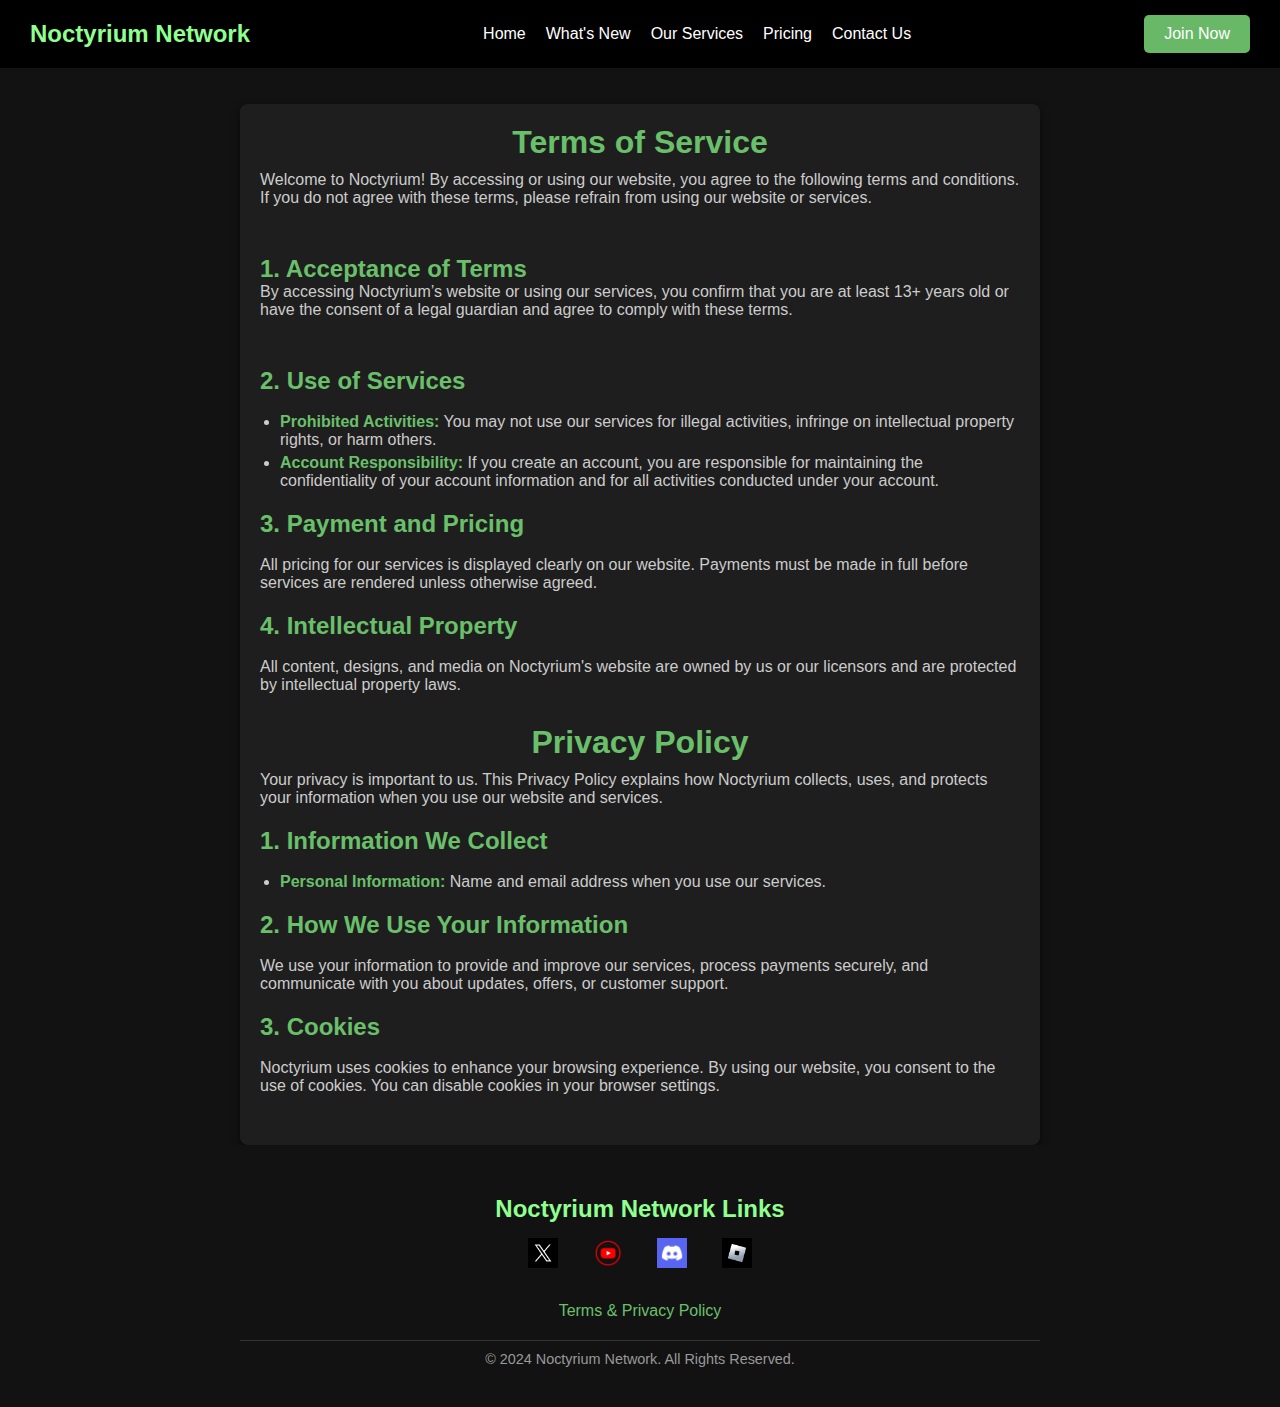
<file: terms.html>
<!DOCTYPE html>
<html lang="en">
<head>
  <meta charset="UTF-8">
  <meta name="viewport" content="width=device-width, initial-scale=1.0">
  <title>Noctyrium Network</title>
  <link rel="icon" href="Noctyrium.png" type="image/x-icon">
  <link rel="stylesheet" href="style.css">
</head>
<body>
  <!-- Navbar Section -->
  <header class="navbar">
    <div class="logo">Noctyrium Network</div>
    <nav class="nav-links">
      <a href="Index.html">Home</a>
      <a href="WhatsNew.html">What's New</a>
      <a href="Services.html">Our Services</a>
      <a href="Pricing.html">Pricing</a>
      <a href="Contact.html">Contact Us</a>
    </nav>
    <a class="cta-button" href="JoinUs.html">Join Now</a>
  </header>
  <br>
  <br>
  <!-- Content -->
  <main class="content">
    <section>
      <h2>Terms of Service</h2>
      <p>Welcome to Noctyrium! By accessing or using our website, you agree to the following terms and conditions. If you do not agree with these terms, please refrain from using our website or services.</p>
        <br>
      <h3>1. Acceptance of Terms</h3>
      <p>By accessing Noctyrium’s website or using our services, you confirm that you are at least 13+ years old or have the consent of a legal guardian and agree to comply with these terms.</p>
        <br>
      <h3>2. Use of Services</h3>
      <br>
      <ul>
        <li><strong>Prohibited Activities:</strong> You may not use our services for illegal activities, infringe on intellectual property rights, or harm others.</li>
        <li><strong>Account Responsibility:</strong> If you create an account, you are responsible for maintaining the confidentiality of your account information and for all activities conducted under your account.</li>
      </ul>

      <h3>3. Payment and Pricing</h3>
      <br>
      <p>All pricing for our services is displayed clearly on our website. Payments must be made in full before services are rendered unless otherwise agreed.</p>

      <h3>4. Intellectual Property</h3>
      <br>
      <p>All content, designs, and media on Noctyrium's website are owned by us or our licensors and are protected by intellectual property laws.</p>
    </section>

    <section>
      <h2>Privacy Policy</h2>
      <p>Your privacy is important to us. This Privacy Policy explains how Noctyrium collects, uses, and protects your information when you use our website and services.</p>

      <h3>1. Information We Collect</h3>
      <br>
      <ul>
        <li><strong>Personal Information:</strong> Name and email address when you use our services.</li>
      </ul>

      <h3>2. How We Use Your Information</h3>
      <br>
      <p>We use your information to provide and improve our services, process payments securely, and communicate with you about updates, offers, or customer support.</p>

      <h3>3. Cookies</h3>
      <br>
      <p>Noctyrium uses cookies to enhance your browsing experience. By using our website, you consent to the use of cookies. You can disable cookies in your browser settings.</p>
    </section>

    
  </main>
  <style>
    /* Main Content Styling */
.content {
  max-width: 800px;
  margin: 0 auto;
  padding: 20px;
  background-color: #1E1E1E; /* Slightly lighter background for content */
  border-radius: 8px;
  box-shadow: 0 4px 8px rgba(0, 0, 0, 0.5);
}

/* Headings */
h2 {
  font-size: 2rem;
  color: #6ac06a; /* Green for section headings */
  margin-bottom: 10px;
  text-align: center;
}

h3 {
  font-size: 1.5rem;
  color: #6ac06a; /* Green for subsection headings */
  margin-top: 20px;
}

/* Paragraphs and Lists */
p {
  margin-bottom: 10px;
  font-size: 1rem;
  color: #ccc; /* Gray text */
}

ul {
  padding-left: 20px;
  margin-bottom: 10px;
  list-style-type: disc;
}

li {
  margin-bottom: 5px;
  color: #ccc; /* Gray text for list items */
}

strong {
  color: #6ac06a; /* Highlighted green for important text */
}

/* General Spacing */
section {
  margin-bottom: 30px;
}

/* Links */
a {
  color: #6ac06a;
  text-decoration: none;
}

a:hover {
  text-decoration: underline;
}
  </style>
<footer class="footer">
    <div class="footer-content">
      <h3>Noctyrium Network Links</h3>
      <div class="footer-links">
        <a href="https://x.com/NoctyriumNet" target="_blank" aria-label="Twitter">
          <img src="X_logo.jpg" alt="Twitter (X)">
        </a>
        <a href="https://www.youtube.com/@NoctyriumNetwork" target="_blank" aria-label="YouTube">
          <img src="Youtube-removebg-preview.png" alt="YouTube">
        </a>
        <a href="https://discord.gg/z3vYqKDwzQ" target="_blank" aria-label="Discord">
          <img src="discord.jpg" alt="Discord">
        </a>
        <a href="https://www.roblox.com/groups/17276758/Noctyrium#!/about" target="_blank" aria-label="Roblox Group">
          <img src="RBLX.jpg" alt="Roblox Group">
        </a>
      </div>
      <div class="speciallinks">
        <a href="terms.html">Terms & Privacy Policy</a>
      </div>
      <p>&copy; 2024 Noctyrium Network. All Rights Reserved.</p>
    </div>
  </footer>

</body>
</html>
</file>
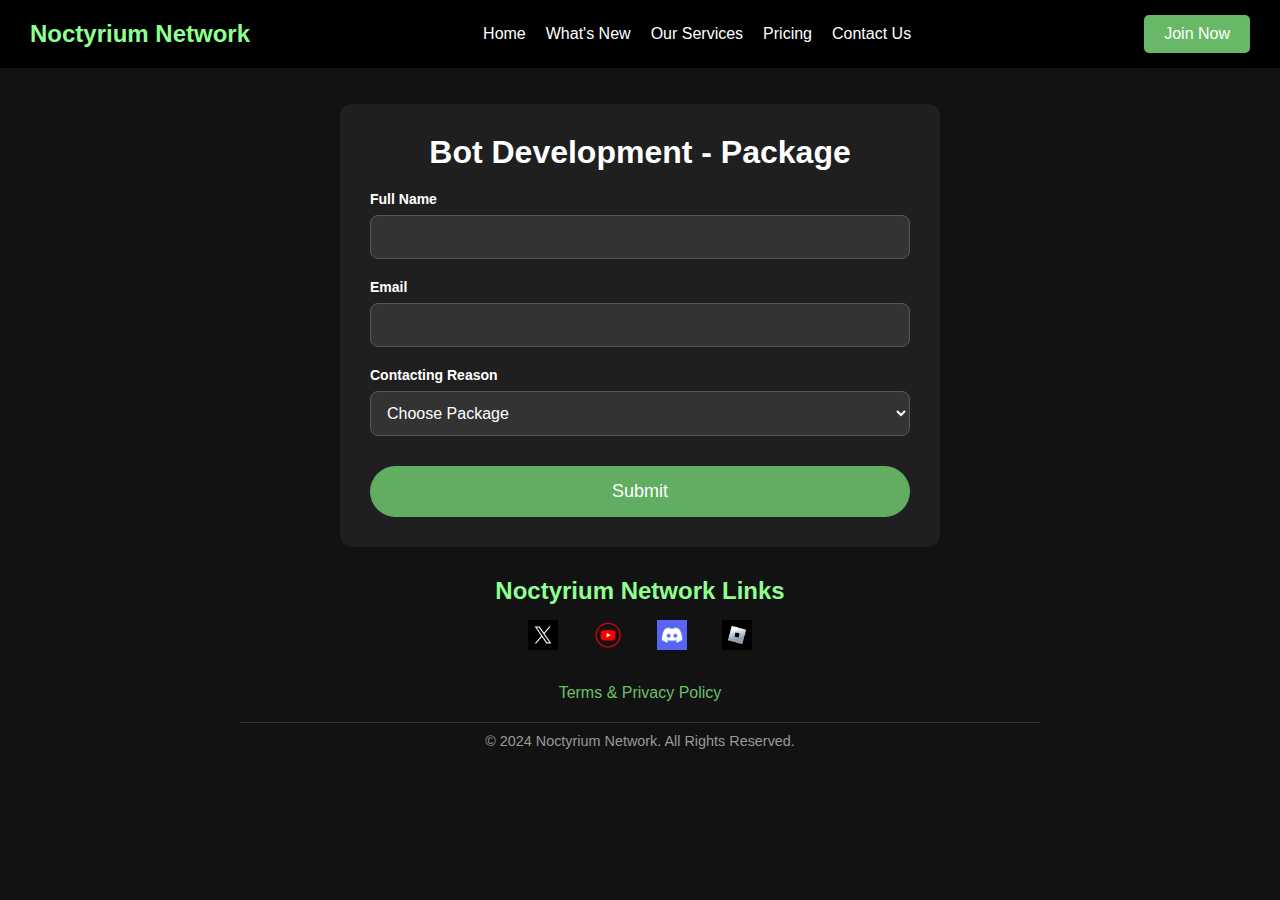
<file: WebsitePlan.html>
<!DOCTYPE html>
<html lang="en">
<head>
  <meta charset="UTF-8">
  <meta name="viewport" content="width=device-width, initial-scale=1.0">
  <title>Noctyrium Network</title>
  <link rel="stylesheet" href="style.css">
  <link rel="icon" href="Noctyrium.png" type="image/x-icon">
</head>
<body>
    <!-- Navbar Section -->
  <header class="navbar">
    <div class="logo">Noctyrium Network</div>
    <nav class="nav-links">
      <a href="Index.html">Home</a>
      <a href="WhatsNew.html">What's New</a>
      <a href="Services.html">Our Services</a>
      <a href="Pricing.html">Pricing</a>
      <a href="Contact.html">Contact Us</a>
    </nav>
    <a class="cta-button" href="JoinUs.html">Join Now</a>
  </header>
  <br>
  <br>
  <!-- Choose Plan -->
   <!-- Contact Form -->
   <div class="contact-form-container">
    <h1>Bot Development - Package</h1>
    <form id="membership-form" action="https://api.web3forms.com/submit" method="POST">
        <input type="hidden" name="access_key" value="8f16a80a-b31f-4d04-9636-7a1665f87ad6">
        <div class="form-group">
            <label for="name">Full Name</label>
            <input type="text" id="name" name="name" required>
        </div>
        <div class="form-group">
           <label for="email">Email</label>
            <input type="email" id="email" name="email" required>
        </div>
        <div class="form-group">
            <label for="message">Contacting Reason</label>
           <select id="message" name="message" required>
                <option value="" disabled selected>Choose Package</option>
                   <option value="Basic - €9.99/project">Basic - €9.99/project</option>
                    <option value="Standard - €19.99/project">Standard - €19.99/project</option>
                    <option value="Premium - €24.99/project">Premium - €24.99/project</option>
                </select>
            </div>
            <input type="hidden" name="redirect" value="">
            <button type="submit">Submit</button>
        </form>
</div>
  <!-- Footer Section -->
  <footer class="footer">
    <div class="footer-content">
      <h3>Noctyrium Network Links</h3>
      <div class="footer-links">
        <a href="https://x.com/NoctyriumNet" target="_blank" aria-label="Twitter">
          <img src="X_logo.jpg" alt="Twitter (X)">
        </a>
        <a href="https://www.youtube.com/@NoctyriumNetwork" target="_blank" aria-label="YouTube">
          <img src="Youtube-removebg-preview.png" alt="YouTube">
        </a>
        <a href="https://discord.gg/z3vYqKDwzQ" target="_blank" aria-label="Discord">
          <img src="discord.jpg" alt="Discord">
        </a>
        <a href="https://www.roblox.com/groups/17276758/Noctyrium#!/about" target="_blank" aria-label="Roblox Group">
          <img src="RBLX.jpg" alt="Roblox Group">
        </a>
      </div>
      <div class="speciallinks">
        <a href="terms.html">Terms & Privacy Policy</a>
      </div>
      <p>&copy; 2024 Noctyrium Network. All Rights Reserved.</p>
    </div>
  </footer>
</body>
<script src="app.js"></script>
</html>
</file>
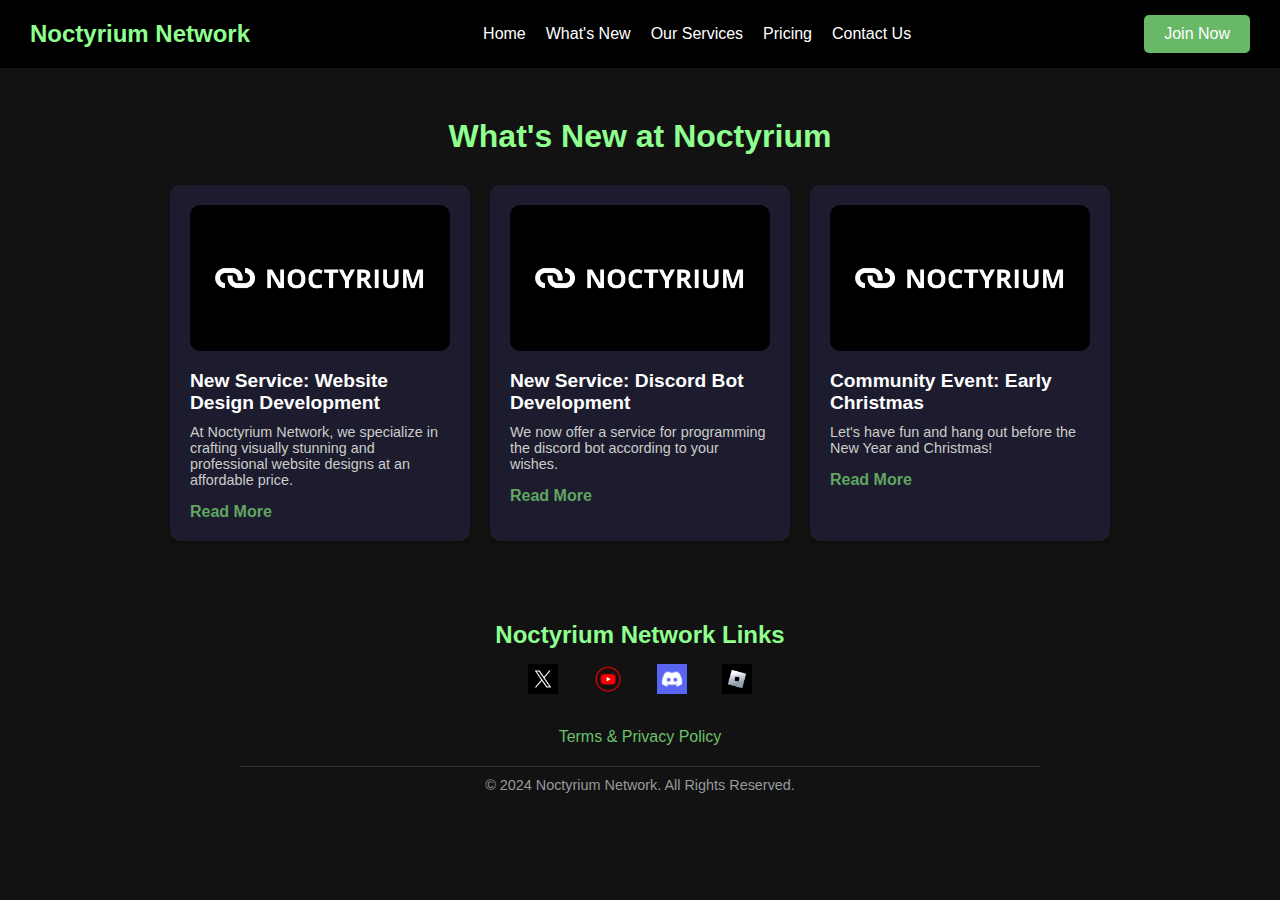
<file: WhatsNew.html>
<!DOCTYPE html>
<html lang="en">
<head>
  <meta charset="UTF-8">
  <meta name="viewport" content="width=device-width, initial-scale=1.0">
  <title>Noctyrium Network</title>
  <link rel="stylesheet" href="style.css">
  <link rel="icon" href="Noctyrium.png" type="image/x-icon">
</head>
<body>
    <!-- Navbar Section -->
  <header class="navbar">
    <div class="logo">Noctyrium Network</div>
    <nav class="nav-links">
      <a href="Index.html">Home</a>
      <a href="WhatsNew.html">What's New</a>
      <a href="Services.html">Our Services</a>
      <a href="Pricing.html">Pricing</a>
      <a href="Contact.html">Contact Us</a>
    </nav>
    <a class="cta-button" href="JoinUs.html">Join Now</a>
  </header>
  <!-- What's new section -->
<section id="whats-new" class="whats-new">
  <h2>What's New at Noctyrium</h2>
  <div class="news-container">
    <div class="news-card">
      <img src="Main Banner.png" alt="Update 1">
      <h3>New Service: Website Design Development</h3>
      <p class="news-text">
        At Noctyrium Network, we specialize in crafting visually stunning and professional website designs at an affordable price.
      </p>
      <a href="#" class="read-more" data-content="Whether you need a sleek landing page, a multi-page portfolio, or an eye-catching business site, we deliver high-quality designs tailored to your vision.      ">Read More</a>
    </div>
    <div class="news-card">
      <img src="Main Banner.png" alt="Update 2">
      <h3>New Service: Discord Bot Development</h3>
      <p class="news-text">
        We now offer a service for programming the discord bot according to your wishes.
      </p>
      <a href="#" class="read-more" data-content="We now offer a service for programming the Discord bot according to your wishes, including custom commands, moderation tools, and integration with external APIs.">Read More</a>
    </div>
    <div class="news-card">
      <img src="Main Banner.png" alt="Update 3">
      <h3>Community Event: Early Christmas</h3>
      <p class="news-text">
        Let's have fun and hang out before the New Year and Christmas!
      </p>
      <a href="#" class="read-more" data-content="Let's have fun and hang out before the New Year and Christmas! Expect games, giveaways, and community challenges.">Read More</a>
    </div>
  </div>
</section>
  <!-- Footer Section -->
  <footer class="footer">
    <div class="footer-content">
      <h3>Noctyrium Network Links</h3>
      <div class="footer-links">
        <a href="https://x.com/NoctyriumNet" target="_blank" aria-label="Twitter">
          <img src="X_logo.jpg" alt="Twitter (X)">
        </a>
        <a href="https://www.youtube.com/@NoctyriumNetwork" target="_blank" aria-label="YouTube">
          <img src="Youtube-removebg-preview.png" alt="YouTube">
        </a>
        <a href="https://discord.gg/z3vYqKDwzQ" target="_blank" aria-label="Discord">
          <img src="discord.jpg" alt="Discord">
        </a>
        <a href="https://www.roblox.com/groups/17276758/Noctyrium#!/about" target="_blank" aria-label="Roblox Group">
          <img src="RBLX.jpg" alt="Roblox Group">
        </a>
      </div>
      <div class="speciallinks">
        <a href="terms.html">Terms & Privacy Policy</a>
      </div>
      <p>&copy; 2024 Noctyrium Network. All Rights Reserved.</p>
    </div>
  </footer>
</body>
<script src="app.js"></script>
</html>
</file>
<file: style.css>
/* General Reset */
* {
    margin: 0;
    padding: 0;
    box-sizing: border-box;
  }
  
  body {
    font-family: 'Poppins', sans-serif;
    background-color: #121212;
    color: #ffffff;
  }
  
  .navbar {
    display: flex;
    justify-content: space-between;
    align-items: center;
    padding: 15px 30px;
    background-color: #000000;
    position: sticky;
    top: 0;
    z-index: 1000;
  }
  
  .logo {
    font-size: 1.5rem;
    font-weight: bold;
    color: #8fff8f;
    transition: transform 0.3s ease;
  }
  
  .logo:hover {
    transform: scale(1.1);
    cursor: default;
  }
  
  
  .nav-links {
    display: flex;
    gap: 20px;
  }
  
  .nav-links a {
    text-decoration: none;
    color: #ffffff;
    font-size: 1rem;
    transition: color 0.3s ease;
  }
  
  .nav-links a:hover {
    color: #8fff8f;
  }
  
  .cta-button {
    background-color: #68b868;
    color: #ffffff;
    border: none;
    padding: 10px 20px;
    font-size: 1rem;
    border-radius: 5px;
    cursor: pointer;
    transition: background-color 0.3s ease;
    text-decoration: none;
  }
  
  .cta-button:hover {
    background-color: #508f50;
  }
  
  /* Responsive Design */
  @media (max-width: 768px) {
    .nav-links {
      display: none;
    }
  
    .navbar {
      justify-content: space-between;
    }
  }

  /* Hero Section */
.hero {
  background-image: url('WebBanner.png'); /* Add your background image path here */
  background-size: cover;
  background-position: center;
  height: 100vh; /* Full viewport height */
  display: flex;
  justify-content: flex-start; /* Align content to the left */
  align-items: center;
  padding-left: 50px; /* Add padding for better positioning */
  color: #ffffff; /* White text color */
}

.hero-content {
  max-width: 500px; /* Control width of text */
}

.hero h1 {
  font-size: 3.5rem; /* Big text */
  margin-bottom: 15px;
  color: #ffffff; /* White text */
}

.hero p {
  font-size: 1.2rem; /* Small text */
  margin-bottom: 20px;
  color: #dddddd; /* Light gray text */
}

.hero .get-started {
  display: inline-block;
  padding: 15px 30px;
  background-color: #68be68; /* Purple button */
  color: #ffffff;
  text-decoration: none;
  font-weight: bold;
  border-radius: 5px;
  transition: background-color 0.3s ease;
}

.hero .get-started:hover {
  background-color: #3e723e; /* Darker purple on hover */
}


  /* What's new section */
  .whats-new {
    background-color: #121212;
    color: #ffffff;
    padding: 50px 20px;
    text-align: center;
  }
  
  .whats-new h2 {
    font-size: 2rem;
    margin-bottom: 30px;
    color: #8fff8f;
  }
  
  .news-container {
    display: flex;
    justify-content: center;
    gap: 20px;
    flex-wrap: wrap;
  }
  
  .news-card {
    background-color: #1c1c2e;
    border-radius: 10px;
    padding: 20px;
    width: 300px;
    text-align: left;
    box-shadow: 0 4px 8px rgba(0, 0, 0, 0.2);
    transition: transform 0.3s ease, box-shadow 0.3s ease;
  }
  
  .news-card img {
    width: 100%;
    border-radius: 10px;
    margin-bottom: 15px;
  }
  
  .news-card h3 {
    font-size: 1.2rem;
    margin-bottom: 10px;
    color: #ffffff;
  }
  
  .news-card p {
    font-size: 0.9rem;
    margin-bottom: 15px;
    color: #cccccc;
  }
  
  .news-card .read-more {
    text-decoration: none;
    color: #60a560;
    font-weight: bold;
    transition: color 0.3s ease;
  }
  
  .news-card .read-more:hover {
    color: #3a693a;
  }
  
  .news-card:hover {
    transform: scale(1.05);
    box-shadow: 0 6px 12px rgba(0, 0, 0, 0.3);
  }
  
  /* Responsive Design */
  @media (max-width: 768px) {
    .news-card {
      width: 100%;
    }
  }
/* Services Section */
.services {
    background-color: #121212; /* Same as "What's New" */
    color: #ffffff;
    padding: 50px 20px;
    text-align: center;
  }
  
  .services h2 {
    font-size: 2rem;
    margin-bottom: 30px;
    color: #8fff8f;
  }
  
  .services-grid {
    display: grid;
    grid-template-columns: repeat(auto-fit, minmax(250px, 1fr));
    gap: 20px;
    margin-top: 20px;
  }
  
  .service-item {
    background-color: #1c1c2e;
    padding: 20px;
    border-radius: 10px;
    text-align: center;
    box-shadow: 0 4px 8px rgba(0, 0, 0, 0.2);
    transition: transform 0.3s ease, box-shadow 0.3s ease;
  }
  
  .service-item h3 {
    font-size: 1.3rem;
    margin-bottom: 10px;
    color: #ffffff;
  }
  
  .service-item p {
    font-size: 1rem;
    color: #cccccc;
  }
  
  .service-item:hover {
    transform: scale(1.05);
    box-shadow: 0 6px 12px rgba(0, 0, 0, 0.3);
  }
  
  /* Responsive Design */
  @media (max-width: 768px) {
    .services-grid {
      grid-template-columns: 1fr;
    }
  }
/* About Us Section */
.about-us {
  background-color: #121212; /* Dark black background */
  color: #ffffff; /* White text */
  padding: 50px 20px;
  text-align: center;
}

.about-us h2 {
  font-size: 2.5rem;
  color: #8fff8f; /* Purple title */
  margin-bottom: 15px;
}

.about-us .tagline {
  font-size: 1.2rem;
  color: #cccccc; /* Light gray for tagline */
  margin-bottom: 25px;
}

.about-us .about-content {
  max-width: 800px;
  margin: 0 auto;
  text-align: left;
}

.about-us .about-content p {
  font-size: 1rem;
  line-height: 1.6;
  margin-bottom: 15px;
  color: #dddddd; /* Soft gray for readability */
}

.about-us .button-container {
  text-align: center; /* Center the button container */
  margin-top: 20px;
}

.about-us .about-content {
  display: flex; /* Enable flexbox */
  flex-direction: column; /* Stack content vertically */
  align-items: center; /* Center items horizontally */
  text-align: center; /* Ensure text is centered */
}

.about-us .learn-more {
  display: inline-block;
  padding: 10px 20px;
  background-color: #59a159; /* Purple button */
  color: #ffffff;
  text-decoration: none;
  font-weight: bold;
  border-radius: 5px;
  transition: background-color 0.3s ease;
  margin-top: 20px; /* Space above the button */
}

.about-us .learn-more:hover {
  background-color: #3d6d3d; /* Darker purple on hover */
}

/* Contact Us Section */
.contact-us {
    background-color: #121212; /* Dark background to match the rest */
    color: #ffffff;
    padding: 50px 20px;
    text-align: center;
  }
  
  .contact-container {
    background-color: transparent; /* No background color */
    color: #ffffff; /* Keep text white */
    max-width: 600px; /* Limit the width of the container */
    margin: 0 auto; /* Center the container */
    padding: 30px; /* Inner spacing */
    border: 3px solid #ffffff; /* White border */
    border-radius: 15px; /* Rounded corners */
  }
  
  .contact-us h2 {
    font-size: 2rem;
    margin-bottom: 20px;
    color: #8fff8f; /* Purple color for the heading */
  }
  
  .contact-us p {
    font-size: 1rem;
    color: #cccccc; /* Slightly lighter text color */
  }
  
  .contact-us a {
    color: #6fc56f; /* Purple link color */
    font-weight: bold;
    text-decoration: none;
    transition: color 0.3s ease;
  }
  
  .contact-us a:hover {
    color: #477e47; /* Darker purple on hover */
  }
  
/* Footer */
.footer {
  background-color: #121212; /* Matches the other sections */
  color: #cccccc;
  padding: 30px 20px;
  text-align: center;
}

.footer-content {
  max-width: 800px;
  margin: 0 auto;
}

.footer h3 {
  color: #8fff8f; /* Green for heading */
  margin-bottom: 15px;
  font-size: 1.5rem;
}

.footer-links {
  margin: 10px 0 20px;
}

.footer-links a {
  margin: 0 15px;
  display: inline-block;
  transition: transform 0.3s ease, opacity 0.3s ease;
}

.footer-links a:hover {
  transform: scale(1.1);
  opacity: 0.8;
}

.footer-links img {
  width: 30px;
  height: 30px;
}

.footer p {
  margin-top: 20px;
  font-size: 0.9rem;
  color: #999999;
  border-top: 1px solid #333333;
  padding-top: 10px;
}

/* Special Links Section */
.speciallinks a {
  display: inline-block;
  color: #6ac06a; /* Green color for the special link */
  font-size: 1rem;
  margin-top: 10px;
  text-decoration: none;
  transition: color 0.3s ease, transform 0.3s ease;
}

.speciallinks a:hover {
  color: #8fff8f; /* Slightly lighter green on hover */
  transform: scale(1.05);
}

/* Responsive Design */
@media (max-width: 768px) {
  .footer h3 {
    font-size: 1.2rem;
  }

  .footer-links img {
    width: 25px;
    height: 25px;
  }

  .speciallinks a {
    font-size: 0.9rem;
  }
}

  /*Contact Desing */
  /* Contact Form Container */
.contact-form-container {
    max-width: 600px;
    margin: 0 auto;
    padding: 30px;
    border: none;
    border-radius: 12px; /* More rounded corners */
    background-color: #1f1f1f; /* Slightly darker background for contrast */
    box-shadow: 0 6px 12px rgba(0, 0, 0, 0.15); /* Deeper shadow for more depth */
}

/* Heading Styles */
.contact-form-container h1 {
    text-align: center;
    margin-bottom: 20px;
    font-family: 'Poppins', sans-serif;
    color: #fff;
    font-size: 32px; /* Larger font size for better visibility */
}

/* Form Group Styles */
.form-group {
    margin-bottom: 20px; /* Added extra margin for spacing */
}

.form-group label {
    display: block;
    font-weight: 600;
    margin-bottom: 8px;
    color: #fff;
    font-size: 14px; /* Adjusted font size */
}

/* Input, Select, Textarea Styles */
.form-group input,
.form-group select,
.form-group textarea {
    width: 100%;
    padding: 12px;
    border: 1px solid #555;
    border-radius: 8px; /* More rounded corners */
    background-color: #333;
    color: #fff;
    font-size: 16px; /* Increased font size for readability */
    transition: border-color 0.3s ease;
}

/* Focus Styles for Inputs */
.form-group input:focus,
.form-group select:focus,
.form-group textarea:focus {
    border-color: #8fff8f; /* Purple border for focus state */
    outline: none;
}

/* Button Styles */
button {
    width: 100%;
    padding: 15px;
    background-color: #61ad61; /* Changed to a purple color */
    border: none;
    border-radius: 50px; /* Rounded button corners */
    color: #fff;
    font-size: 18px; /* Larger font size for better readability */
    cursor: pointer;
    transition: background-color 0.3s ease, transform 0.3s ease;
    margin-top: 10px; /* Added margin to separate from form inputs */
}

/* Button Hover Effect */
button:hover {
    background-color: #2d632d; /* Darker purple for hover */
    transform: translateY(-2px); /* Slight lift on hover for interactivity */
}

/* Mobile Responsiveness */
@media (max-width: 768px) {
    .contact-form-container {
        padding: 20px;
    }

    .contact-form-container h1 {
        font-size: 28px;
    }

    .form-group input,
    .form-group select,
    .form-group textarea {
        font-size: 14px; /* Adjusted font size for mobile devices */
    }

    button {
        font-size: 16px; /* Smaller font size for buttons on mobile */
    }
}

/* Join Us */ 
/* Join Us Section */
.join-us {
    background-color: #121212;
    color: #fff;
    padding: 50px 20px;
    text-align: center;
}

.join-us h2 {
    font-size: 2.5rem;
    margin-bottom: 40px;
    color: #8fff8f;
}

.join-options {
    display: flex;
    justify-content: center;
    gap: 40px;
    flex-wrap: wrap;
}

.join-option {
    background-color: #333;
    border-radius: 8px;
    padding: 20px;
    width: 300px;
    text-align: center;
    box-shadow: 0 4px 8px rgba(0, 0, 0, 0.2);
}

.join-option h3 {
    font-size: 1.5rem;
    margin-bottom: 15px;
    color: #fff;
}

.join-option p {
    font-size: 1rem;
    color: #ccc;
    margin-bottom: 20px;
}

.join-button {
    display: inline-block;
    padding: 12px 30px;
    background-color: #6ac06a;
    color: #fff;
    font-size: 16px;
    font-weight: bold;
    text-decoration: none;
    border-radius: 50px;
    transition: background-color 0.3s ease;
}

.join-button:hover {
    background-color: #3e773e;
}
</file>
